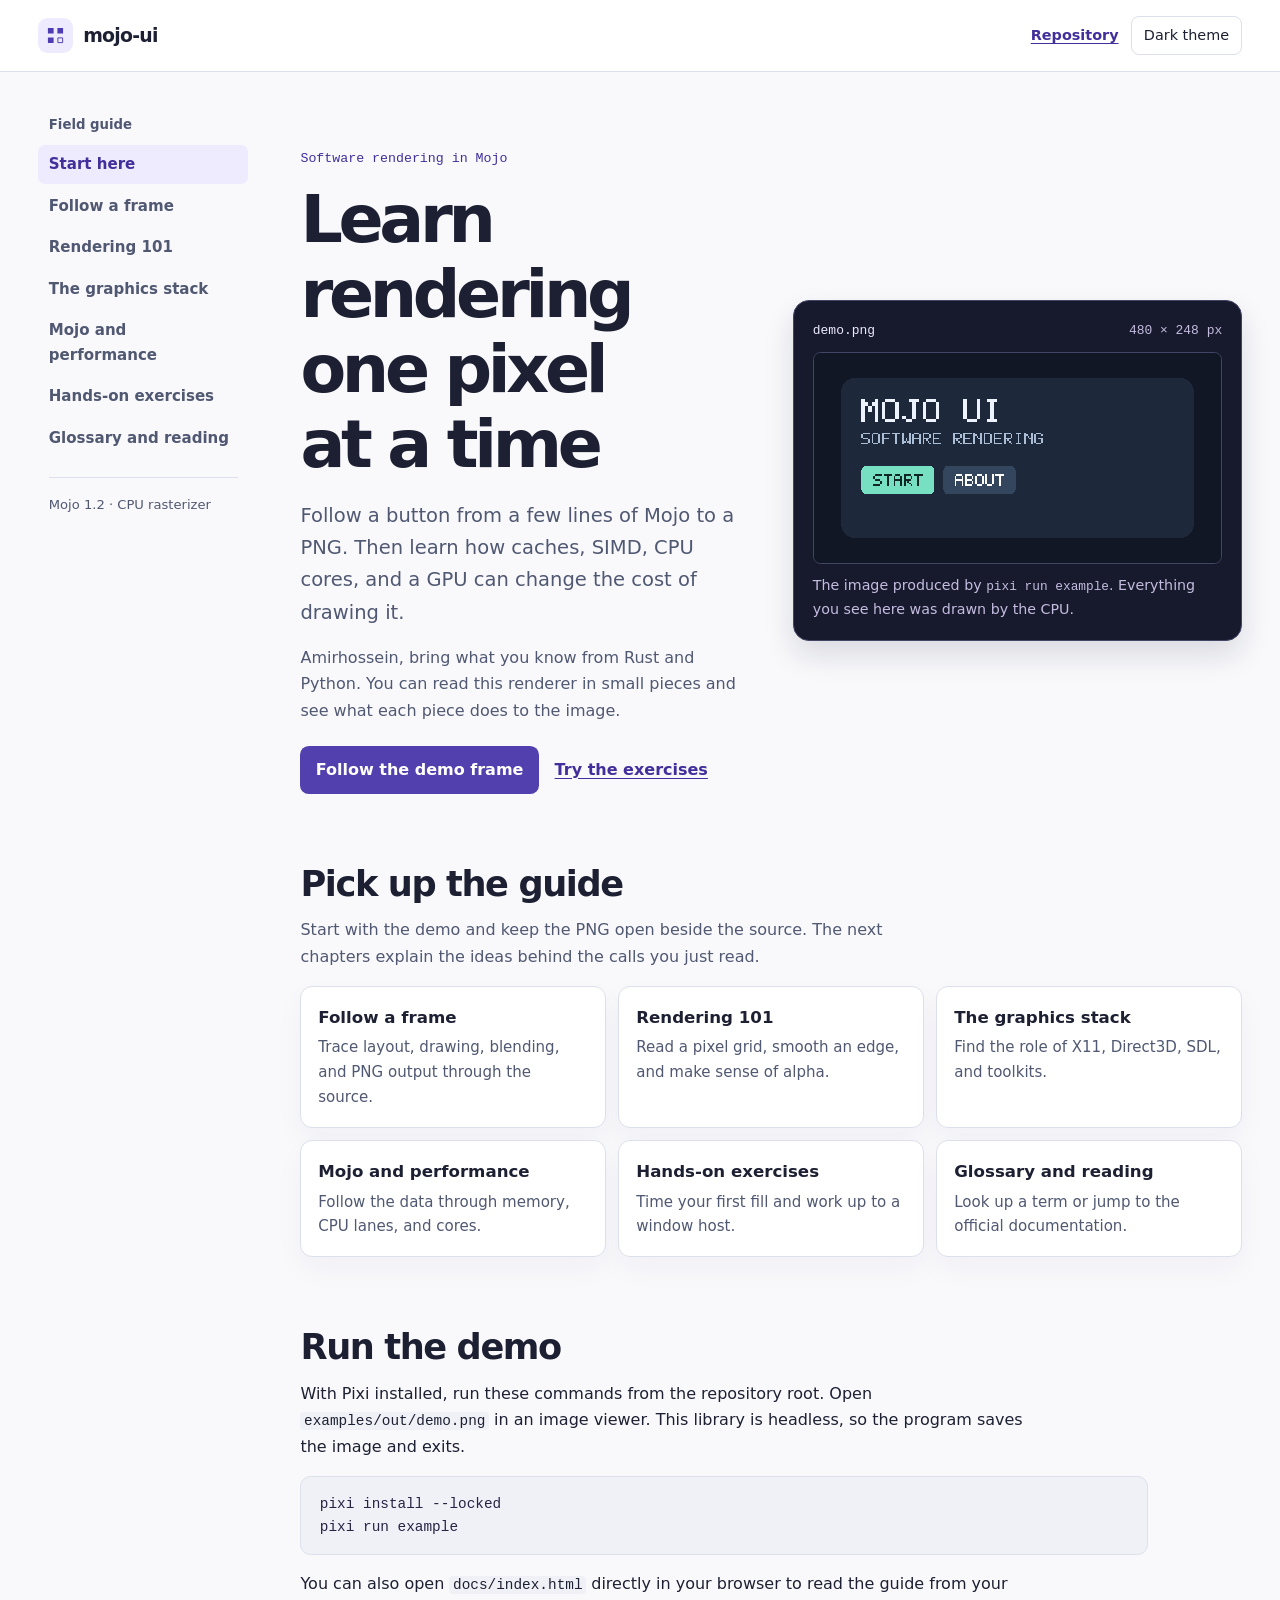
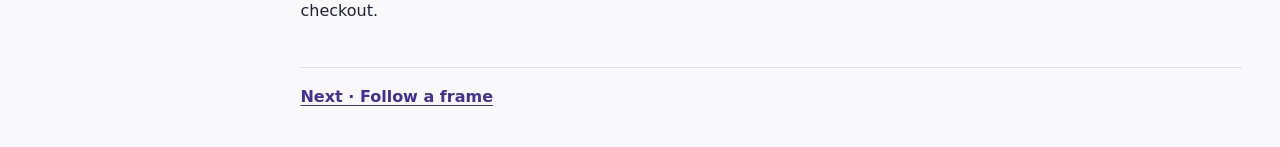
<file: docs/index.html>
<!doctype html>
<html lang="en">
<head>
  <meta charset="utf-8">
  <meta name="viewport" content="width=device-width, initial-scale=1">
  <meta name="description" content="Learn software rendering and low-level Mojo with the mojo-ui source code.">
  <title>Learn rendering one pixel at a time | mojo-ui field guide</title>
  <script src="theme.js"></script>
  <link rel="stylesheet" href="styles.css">
</head>
<body>
  <a class="skip" href="#main">Skip to content</a>
  <header class="topbar">
    <div class="topbar-inner">
      <a class="brand" href="index.html">
        <span class="brand-mark"><svg width="19" height="19" viewBox="0 0 20 20" aria-hidden="true" focusable="false"><path d="M2 2h6v6H2zm10 0h6v6h-6zM2 12h6v6H2z" fill="currentColor"/><path d="M12.5 12.5h5v5h-5z" fill="none" stroke="currentColor"/></svg></span>
        <span class="brand-name">mojo-ui</span>
      </a>
      <div class="header-actions">
        <a href="https://github.com/amirhosseindavoody/mojo-ui">Repository</a>
        <button class="theme" id="theme-toggle" type="button" hidden><span id="theme-choice">Dark</span><span class="theme-suffix"> theme</span></button>
      </div>
    </div>
  </header>
  <div class="shell">
    <nav class="sidebar" aria-label="Guide chapters">
      <p class="sidebar-title">Field guide</p>
      <ul class="chapter-nav">
        <li><a href="index.html" aria-current="page">Start here</a></li>
        <li><a href="architecture.html">Follow a frame</a></li>
        <li><a href="rendering.html">Rendering 101</a></li>
        <li><a href="graphics-stack.html">The graphics stack</a></li>
        <li><a href="performance.html">Mojo and performance</a></li>
        <li><a href="exercises.html">Hands-on exercises</a></li>
        <li><a href="reference.html">Glossary and reading</a></li>
      </ul>
      <p class="sidebar-note">Mojo 1.2 · CPU rasterizer</p>
    </nav>
    <main id="main" tabindex="-1" class="home">
      
      
      <div class="hero">
  <header>
    <p class="eyebrow">Software rendering in Mojo</p>
    <h1>Learn rendering one pixel at a time</h1>
    <p class="lead">Follow a button from a few lines of Mojo to a PNG. Then learn how caches, SIMD, CPU cores, and a GPU can change the cost of drawing it.</p>
    <p class="welcome">Amirhossein, bring what you know from Rust and Python. You can read this renderer in small pieces and see what each piece does to the image.</p>
    <div class="hero-actions">
      <a class="primary" href="architecture.html">Follow the demo frame</a>
      <a class="secondary" href="exercises.html">Try the exercises</a>
    </div>
  </header>
  <figure class="demo">
    <p class="demo-bar mono">demo.png <span>480 × 248 px</span></p>
    <img src="assets/demo.png" width="480" height="248" alt="Dark rounded panel with MOJO UI and SOFTWARE RENDERING above a divider and two buttons labeled START and ABOUT.">
    <figcaption>The image produced by <code>pixi run example</code>. Everything you see here was drawn by the CPU.</figcaption>
  </figure>
</div>
<section class="home-section" aria-labelledby="route">
  <div class="section-head">
    <h2 id="route">Pick up the guide</h2>
    <p>Start with the demo and keep the PNG open beside the source. The next chapters explain the ideas behind the calls you just read.</p>
  </div>
  <ul class="cards">
    <li><a href="architecture.html"><strong>Follow a frame</strong><span>Trace layout, drawing, blending, and PNG output through the source.</span></a></li>
    <li><a href="rendering.html"><strong>Rendering 101</strong><span>Read a pixel grid, smooth an edge, and make sense of alpha.</span></a></li>
    <li><a href="graphics-stack.html"><strong>The graphics stack</strong><span>Find the role of X11, Direct3D, SDL, and toolkits.</span></a></li>
    <li><a href="performance.html"><strong>Mojo and performance</strong><span>Follow the data through memory, CPU lanes, and cores.</span></a></li>
    <li><a href="exercises.html"><strong>Hands-on exercises</strong><span>Time your first fill and work up to a window host.</span></a></li>
    <li><a href="reference.html"><strong>Glossary and reading</strong><span>Look up a term or jump to the official documentation.</span></a></li>
  </ul>
</section>
<section class="home-section lesson" aria-labelledby="run-demo">
  <h2 id="run-demo">Run the demo</h2>
  <p>With Pixi installed, run these commands from the repository root. Open <code>examples/out/demo.png</code> in an image viewer. This library is headless, so the program saves the image and exits.</p>
  <pre class="commands" tabindex="0"><code>pixi install --locked
pixi run example</code></pre>
  <p>You can also open <code>docs/index.html</code> directly in your browser to read the guide from your checkout.</p>
</section>

      <footer class="lesson-footer"><a rel="next" href="architecture.html">Next · Follow a frame</a></footer>
    </main>
  </div>
</body>
</html>
</file>
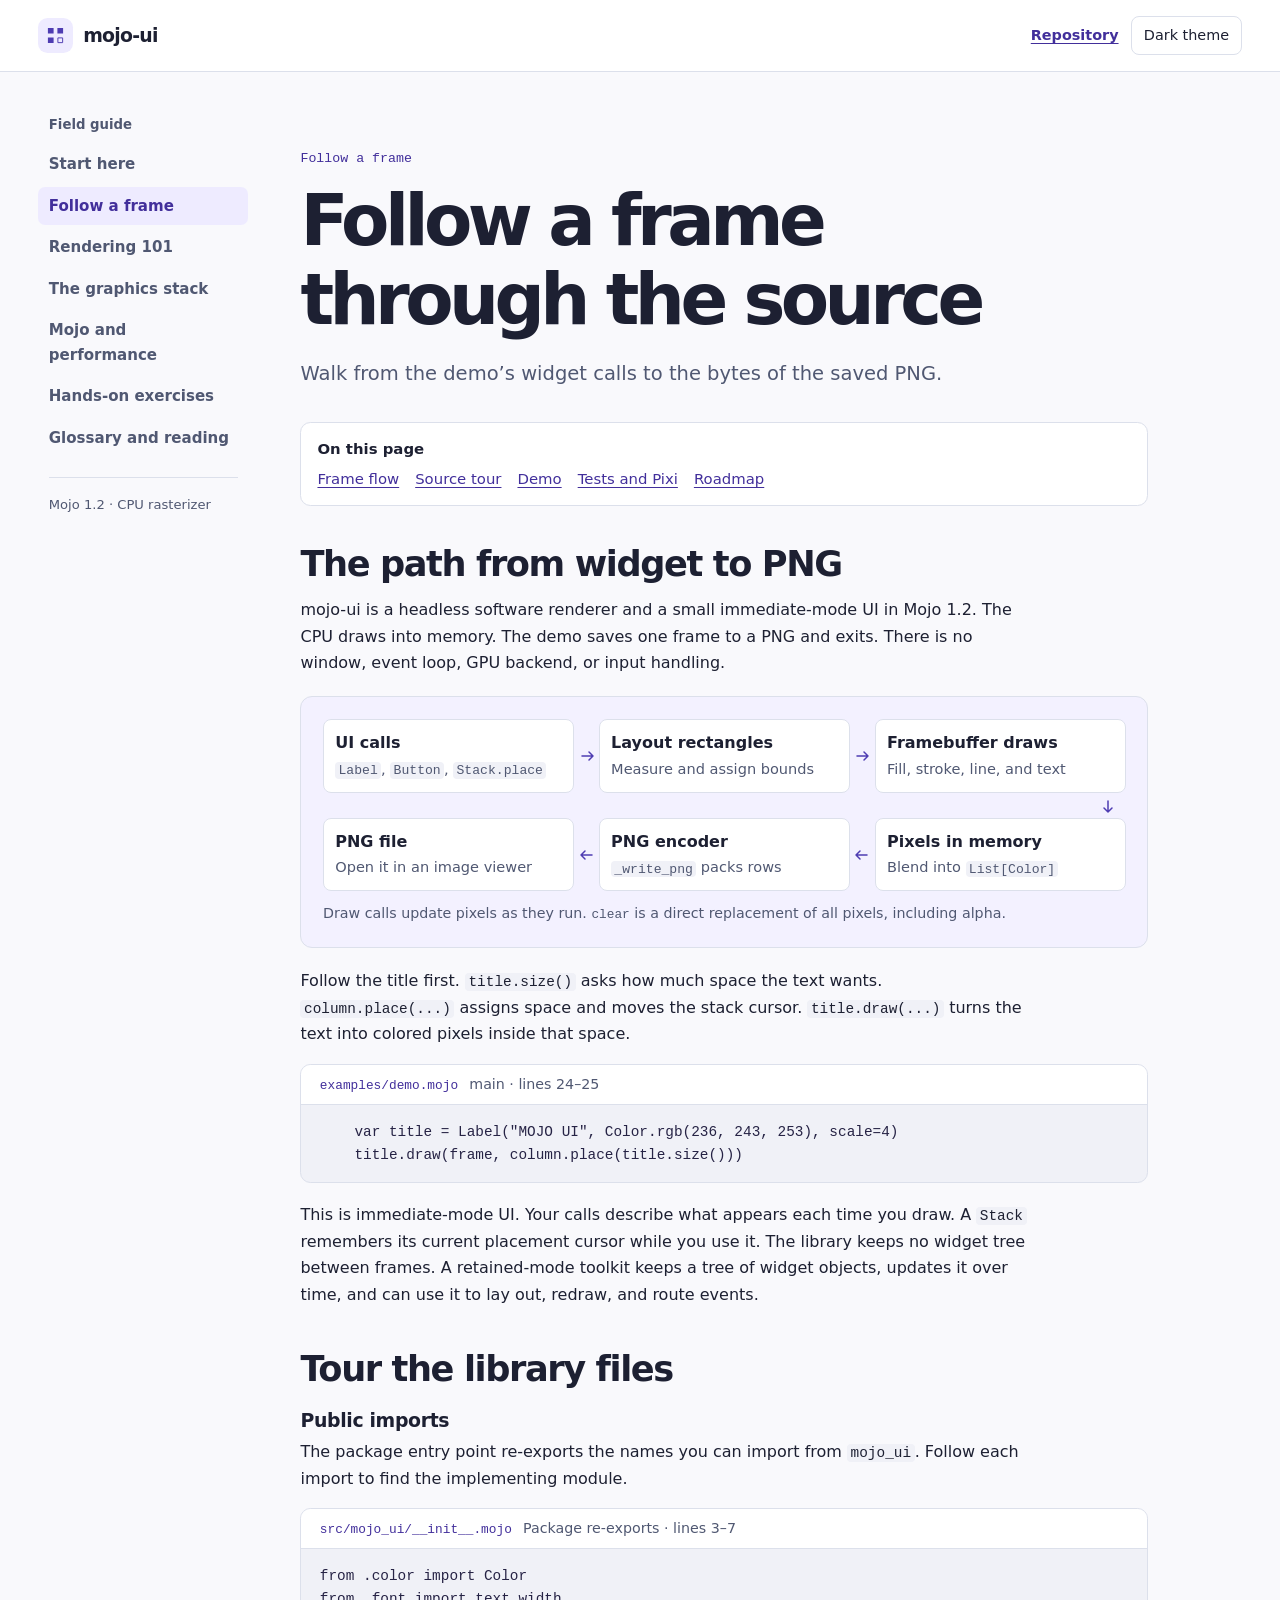
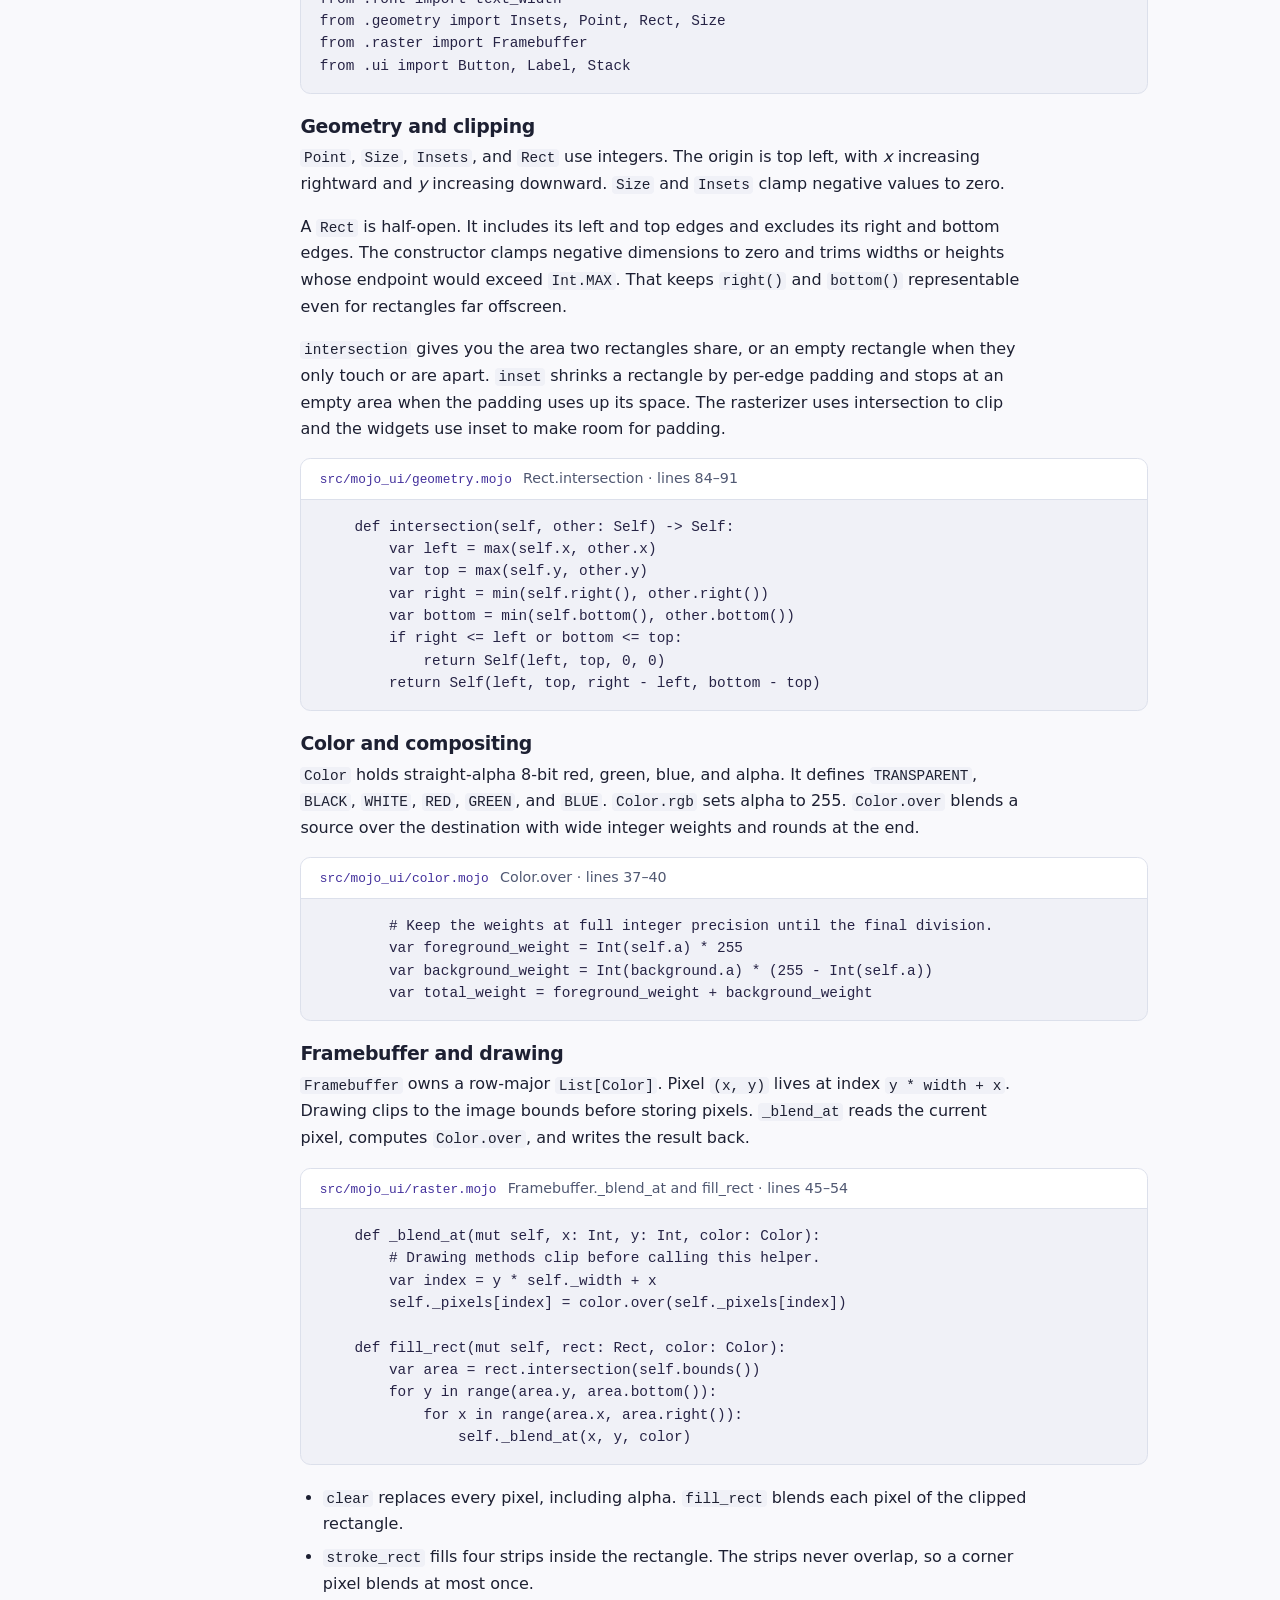
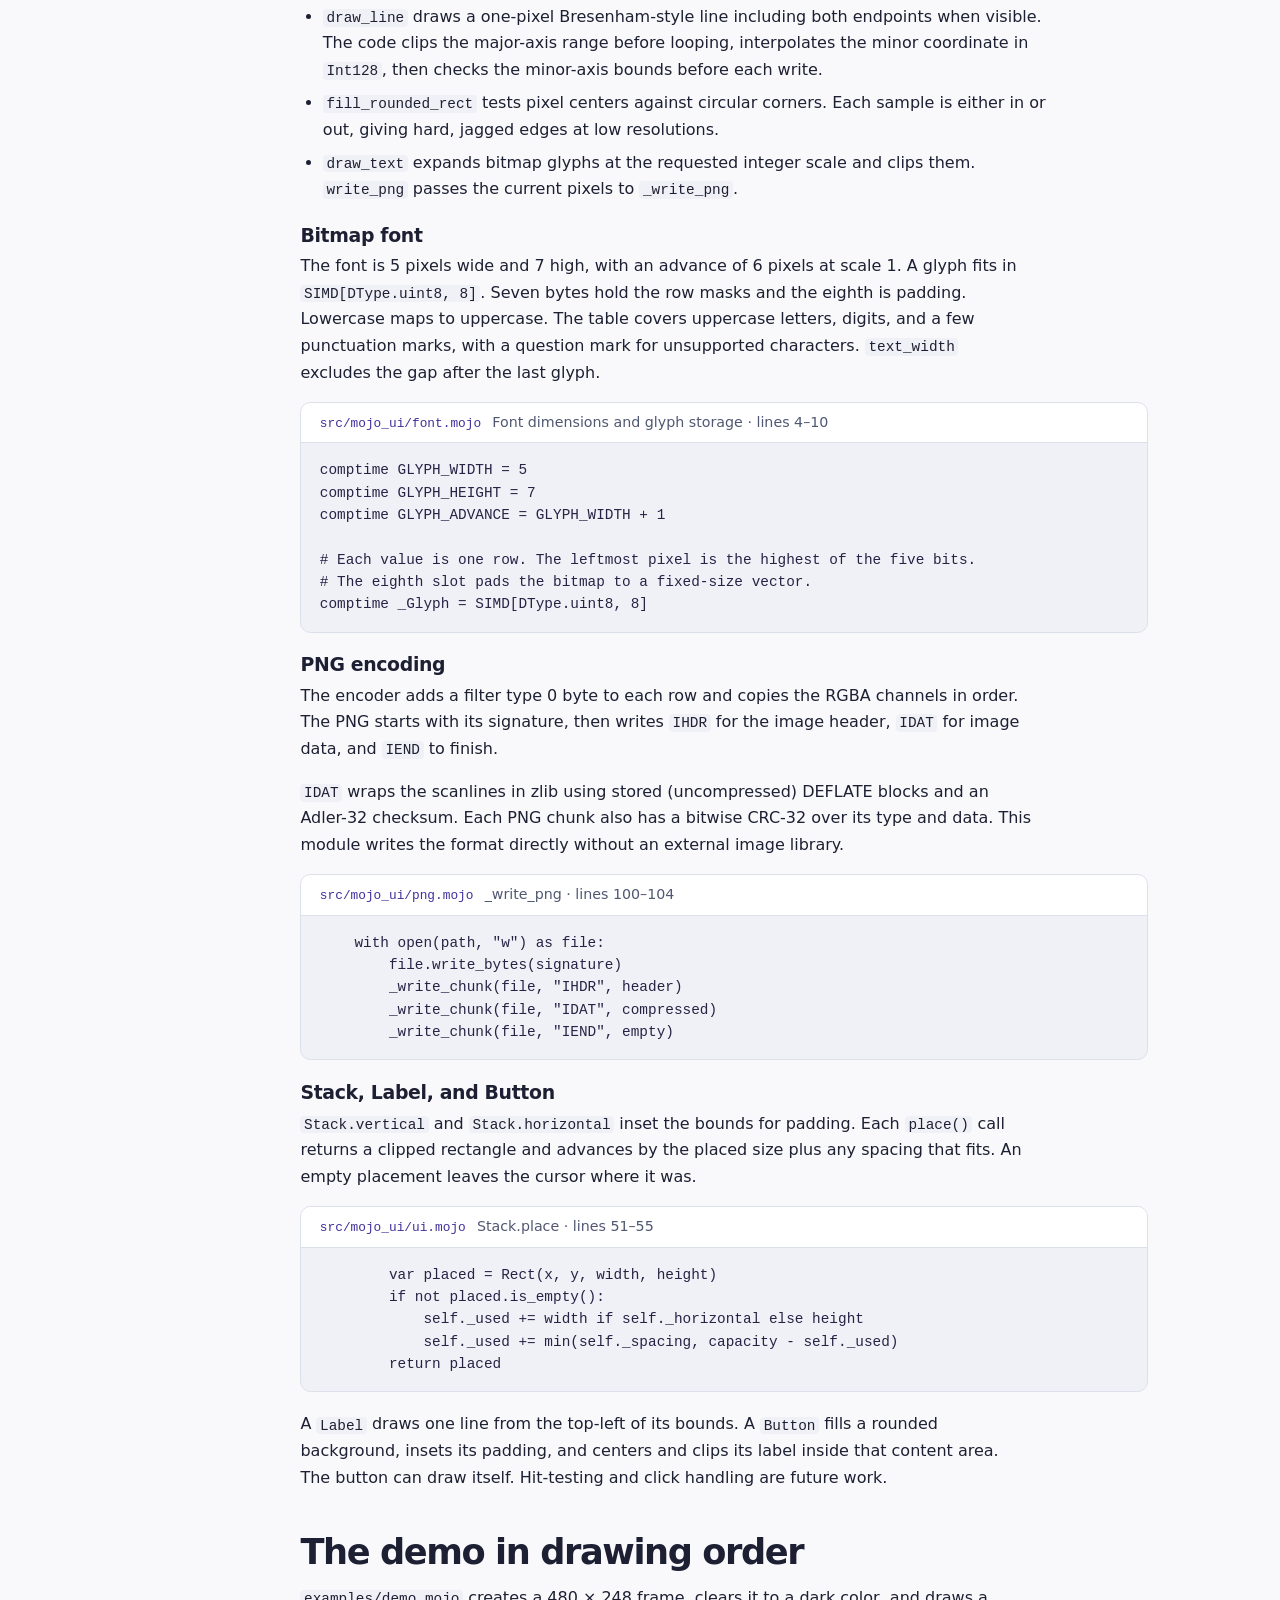
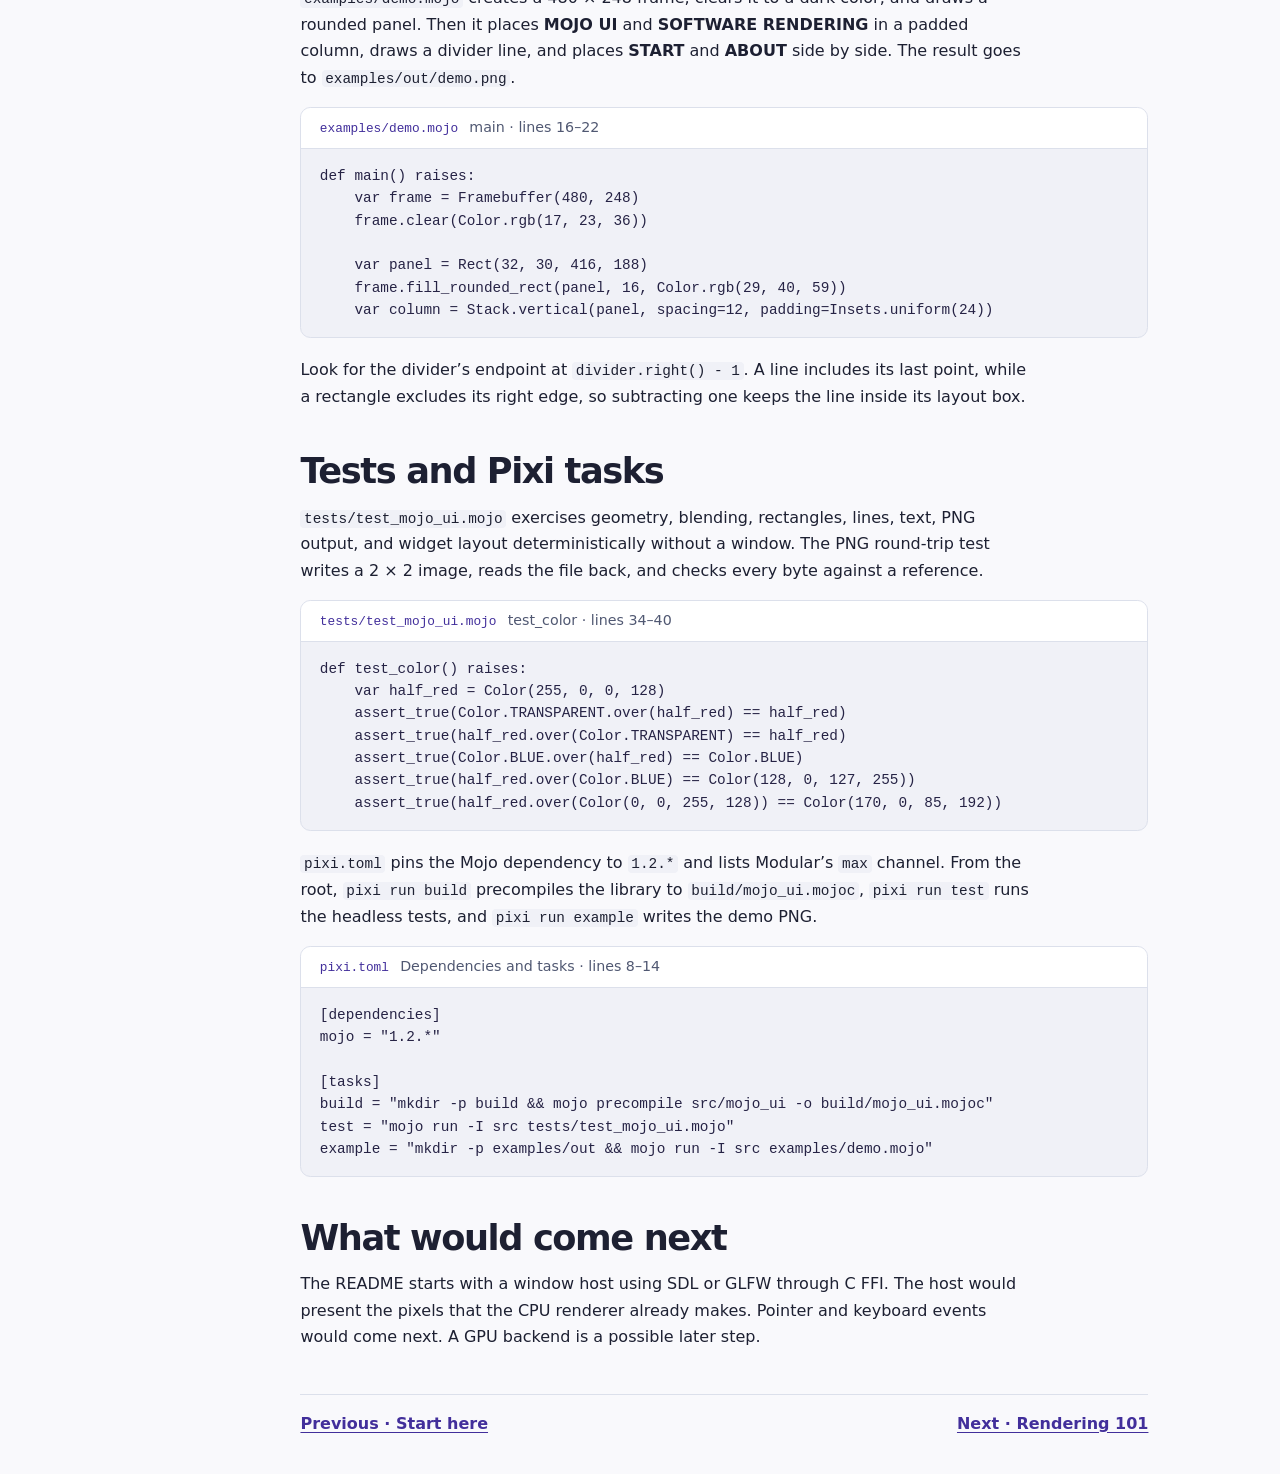
<file: docs/architecture.html>
<!doctype html>
<html lang="en">
<head>
  <meta charset="utf-8">
  <meta name="viewport" content="width=device-width, initial-scale=1">
  <meta name="description" content="Walk from the demo’s widget calls to the bytes of the saved PNG.">
  <title>Follow a frame through the source | mojo-ui field guide</title>
  <script src="theme.js"></script>
  <link rel="stylesheet" href="styles.css">
</head>
<body>
  <a class="skip" href="#main">Skip to content</a>
  <header class="topbar">
    <div class="topbar-inner">
      <a class="brand" href="index.html">
        <span class="brand-mark"><svg width="19" height="19" viewBox="0 0 20 20" aria-hidden="true" focusable="false"><path d="M2 2h6v6H2zm10 0h6v6h-6zM2 12h6v6H2z" fill="currentColor"/><path d="M12.5 12.5h5v5h-5z" fill="none" stroke="currentColor"/></svg></span>
        <span class="brand-name">mojo-ui</span>
      </a>
      <div class="header-actions">
        <a href="https://github.com/amirhosseindavoody/mojo-ui">Repository</a>
        <button class="theme" id="theme-toggle" type="button" hidden><span id="theme-choice">Dark</span><span class="theme-suffix"> theme</span></button>
      </div>
    </div>
  </header>
  <div class="shell">
    <nav class="sidebar" aria-label="Guide chapters">
      <p class="sidebar-title">Field guide</p>
      <ul class="chapter-nav">
        <li><a href="index.html">Start here</a></li>
        <li><a href="architecture.html" aria-current="page">Follow a frame</a></li>
        <li><a href="rendering.html">Rendering 101</a></li>
        <li><a href="graphics-stack.html">The graphics stack</a></li>
        <li><a href="performance.html">Mojo and performance</a></li>
        <li><a href="exercises.html">Hands-on exercises</a></li>
        <li><a href="reference.html">Glossary and reading</a></li>
      </ul>
      <p class="sidebar-note">Mojo 1.2 · CPU rasterizer</p>
    </nav>
    <main id="main" tabindex="-1" class="lesson">
      <header class="lesson-header"><p class="eyebrow">Follow a frame</p><h1>Follow a frame through the source</h1><p class="lead">Walk from the demo’s widget calls to the bytes of the saved PNG.</p></header>
      <nav class="local-nav" aria-label="On this page"><p>On this page</p><ul><li><a href="#frame">Frame flow</a></li><li><a href="#modules">Source tour</a></li><li><a href="#demo">Demo</a></li><li><a href="#tests">Tests and Pixi</a></li><li><a href="#roadmap">Roadmap</a></li></ul></nav>
      <section id="frame">
  <h2>The path from widget to PNG</h2>
  <p>mojo-ui is a headless software renderer and a small immediate-mode UI in Mojo 1.2. The CPU draws into memory. The demo saves one frame to a PNG and exits. There is no window, event loop, GPU backend, or input handling.</p>
  <figure class="diagram">
    <ol class="flow-grid">
      <li><strong>UI calls</strong><span><code>Label</code>, <code>Button</code>, <code>Stack.place</code></span><svg width="16" height="16" viewBox="0 0 16 16" aria-hidden="true" focusable="false"><path d="M2 8h11m-4-4 4 4-4 4" fill="none" stroke="currentColor" stroke-width="1.5" stroke-linecap="round" stroke-linejoin="round"/></svg></li>
      <li><strong>Layout rectangles</strong><span>Measure and assign bounds</span><svg width="16" height="16" viewBox="0 0 16 16" aria-hidden="true" focusable="false"><path d="M2 8h11m-4-4 4 4-4 4" fill="none" stroke="currentColor" stroke-width="1.5" stroke-linecap="round" stroke-linejoin="round"/></svg></li>
      <li><strong>Framebuffer draws</strong><span>Fill, stroke, line, and text</span><svg width="16" height="16" viewBox="0 0 16 16" aria-hidden="true" focusable="false"><path d="M2 8h11m-4-4 4 4-4 4" fill="none" stroke="currentColor" stroke-width="1.5" stroke-linecap="round" stroke-linejoin="round"/></svg></li>
      <li><strong>Pixels in memory</strong><span>Blend into <code>List[Color]</code></span><svg width="16" height="16" viewBox="0 0 16 16" aria-hidden="true" focusable="false"><path d="M2 8h11m-4-4 4 4-4 4" fill="none" stroke="currentColor" stroke-width="1.5" stroke-linecap="round" stroke-linejoin="round"/></svg></li>
      <li><strong>PNG encoder</strong><span><code>_write_png</code> packs rows</span><svg width="16" height="16" viewBox="0 0 16 16" aria-hidden="true" focusable="false"><path d="M2 8h11m-4-4 4 4-4 4" fill="none" stroke="currentColor" stroke-width="1.5" stroke-linecap="round" stroke-linejoin="round"/></svg></li>
      <li><strong>PNG file</strong><span>Open it in an image viewer</span></li>
    </ol>
    <figcaption>Draw calls update pixels as they run. <code>clear</code> is a direct replacement of all pixels, including alpha.</figcaption>
  </figure>
  <p>Follow the title first. <code>title.size()</code> asks how much space the text wants. <code>column.place(...)</code> assigns space and moves the stack cursor. <code>title.draw(...)</code> turns the text into colored pixels inside that space.</p>
<figure class="source"><figcaption><code>examples/demo.mojo</code><span>main · lines 24–25</span></figcaption><pre tabindex="0"><code data-source="examples/demo.mojo" data-lines="24-25">    var title = Label("MOJO UI", Color.rgb(236, 243, 253), scale=4)
    title.draw(frame, column.place(title.size()))
</code></pre></figure>
  <p>This is immediate-mode UI. Your calls describe what appears each time you draw. A <code>Stack</code> remembers its current placement cursor while you use it. The library keeps no widget tree between frames. A retained-mode toolkit keeps a tree of widget objects, updates it over time, and can use it to lay out, redraw, and route events.</p>
</section>
<section id="modules">
  <h2>Tour the library files</h2>
  <h3 id="exports">Public imports</h3>
  <p>The package entry point re-exports the names you can import from <code>mojo_ui</code>. Follow each import to find the implementing module.</p>
<figure class="source"><figcaption><code>src/mojo_ui/__init__.mojo</code><span>Package re-exports · lines 3–7</span></figcaption><pre tabindex="0"><code data-source="src/mojo_ui/__init__.mojo" data-lines="3-7">from .color import Color
from .font import text_width
from .geometry import Insets, Point, Rect, Size
from .raster import Framebuffer
from .ui import Button, Label, Stack
</code></pre></figure>

  <h3 id="geometry">Geometry and clipping</h3>
  <p><code>Point</code>, <code>Size</code>, <code>Insets</code>, and <code>Rect</code> use integers. The origin is top left, with <var>x</var> increasing rightward and <var>y</var> increasing downward. <code>Size</code> and <code>Insets</code> clamp negative values to zero.</p>
  <p>A <code>Rect</code> is half-open. It includes its left and top edges and excludes its right and bottom edges. The constructor clamps negative dimensions to zero and trims widths or heights whose endpoint would exceed <code>Int.MAX</code>. That keeps <code>right()</code> and <code>bottom()</code> representable even for rectangles far offscreen.</p>
  <p><code>intersection</code> gives you the area two rectangles share, or an empty rectangle when they only touch or are apart. <code>inset</code> shrinks a rectangle by per-edge padding and stops at an empty area when the padding uses up its space. The rasterizer uses intersection to clip and the widgets use inset to make room for padding.</p>
<figure class="source"><figcaption><code>src/mojo_ui/geometry.mojo</code><span>Rect.intersection · lines 84–91</span></figcaption><pre tabindex="0"><code data-source="src/mojo_ui/geometry.mojo" data-lines="84-91">    def intersection(self, other: Self) -&gt; Self:
        var left = max(self.x, other.x)
        var top = max(self.y, other.y)
        var right = min(self.right(), other.right())
        var bottom = min(self.bottom(), other.bottom())
        if right &lt;= left or bottom &lt;= top:
            return Self(left, top, 0, 0)
        return Self(left, top, right - left, bottom - top)
</code></pre></figure>

  <h3 id="color">Color and compositing</h3>
  <p><code>Color</code> holds straight-alpha 8-bit red, green, blue, and alpha. It defines <code>TRANSPARENT</code>, <code>BLACK</code>, <code>WHITE</code>, <code>RED</code>, <code>GREEN</code>, and <code>BLUE</code>. <code>Color.rgb</code> sets alpha to 255. <code>Color.over</code> blends a source over the destination with wide integer weights and rounds at the end.</p>
<figure class="source"><figcaption><code>src/mojo_ui/color.mojo</code><span>Color.over · lines 37–40</span></figcaption><pre tabindex="0"><code data-source="src/mojo_ui/color.mojo" data-lines="37-40">        # Keep the weights at full integer precision until the final division.
        var foreground_weight = Int(self.a) * 255
        var background_weight = Int(background.a) * (255 - Int(self.a))
        var total_weight = foreground_weight + background_weight
</code></pre></figure>

  <h3 id="framebuffer">Framebuffer and drawing</h3>
  <p><code>Framebuffer</code> owns a row-major <code>List[Color]</code>. Pixel <code>(x, y)</code> lives at index <code>y * width + x</code>. Drawing clips to the image bounds before storing pixels. <code>_blend_at</code> reads the current pixel, computes <code>Color.over</code>, and writes the result back.</p>
<figure class="source"><figcaption><code>src/mojo_ui/raster.mojo</code><span>Framebuffer._blend_at and fill_rect · lines 45–54</span></figcaption><pre tabindex="0"><code data-source="src/mojo_ui/raster.mojo" data-lines="45-54">    def _blend_at(mut self, x: Int, y: Int, color: Color):
        # Drawing methods clip before calling this helper.
        var index = y * self._width + x
        self._pixels[index] = color.over(self._pixels[index])

    def fill_rect(mut self, rect: Rect, color: Color):
        var area = rect.intersection(self.bounds())
        for y in range(area.y, area.bottom()):
            for x in range(area.x, area.right()):
                self._blend_at(x, y, color)
</code></pre></figure>
  <ul>
    <li><code>clear</code> replaces every pixel, including alpha. <code>fill_rect</code> blends each pixel of the clipped rectangle.</li>
    <li><code>stroke_rect</code> fills four strips inside the rectangle. The strips never overlap, so a corner pixel blends at most once.</li>
    <li><code>draw_line</code> draws a one-pixel Bresenham-style line including both endpoints when visible. The code clips the major-axis range before looping, interpolates the minor coordinate in <code>Int128</code>, then checks the minor-axis bounds before each write.</li>
    <li><code>fill_rounded_rect</code> tests pixel centers against circular corners. Each sample is either in or out, giving hard, jagged edges at low resolutions.</li>
    <li><code>draw_text</code> expands bitmap glyphs at the requested integer scale and clips them. <code>write_png</code> passes the current pixels to <code>_write_png</code>.</li>
  </ul>

  <h3 id="font">Bitmap font</h3>
  <p>The font is 5 pixels wide and 7 high, with an advance of 6 pixels at scale 1. A glyph fits in <code>SIMD[DType.uint8, 8]</code>. Seven bytes hold the row masks and the eighth is padding. Lowercase maps to uppercase. The table covers uppercase letters, digits, and a few punctuation marks, with a question mark for unsupported characters. <code>text_width</code> excludes the gap after the last glyph.</p>
<figure class="source"><figcaption><code>src/mojo_ui/font.mojo</code><span>Font dimensions and glyph storage · lines 4–10</span></figcaption><pre tabindex="0"><code data-source="src/mojo_ui/font.mojo" data-lines="4-10">comptime GLYPH_WIDTH = 5
comptime GLYPH_HEIGHT = 7
comptime GLYPH_ADVANCE = GLYPH_WIDTH + 1

# Each value is one row. The leftmost pixel is the highest of the five bits.
# The eighth slot pads the bitmap to a fixed-size vector.
comptime _Glyph = SIMD[DType.uint8, 8]
</code></pre></figure>

  <h3 id="png">PNG encoding</h3>
  <p>The encoder adds a filter type 0 byte to each row and copies the RGBA channels in order. The PNG starts with its signature, then writes <code>IHDR</code> for the image header, <code>IDAT</code> for image data, and <code>IEND</code> to finish.</p>
  <p><code>IDAT</code> wraps the scanlines in zlib using stored (uncompressed) DEFLATE blocks and an Adler-32 checksum. Each PNG chunk also has a bitwise CRC-32 over its type and data. This module writes the format directly without an external image library.</p>
<figure class="source"><figcaption><code>src/mojo_ui/png.mojo</code><span>_write_png · lines 100–104</span></figcaption><pre tabindex="0"><code data-source="src/mojo_ui/png.mojo" data-lines="100-104">    with open(path, "w") as file:
        file.write_bytes(signature)
        _write_chunk(file, "IHDR", header)
        _write_chunk(file, "IDAT", compressed)
        _write_chunk(file, "IEND", empty)
</code></pre></figure>

  <h3 id="widgets">Stack, Label, and Button</h3>
  <p><code>Stack.vertical</code> and <code>Stack.horizontal</code> inset the bounds for padding. Each <code>place()</code> call returns a clipped rectangle and advances by the placed size plus any spacing that fits. An empty placement leaves the cursor where it was.</p>
<figure class="source"><figcaption><code>src/mojo_ui/ui.mojo</code><span>Stack.place · lines 51–55</span></figcaption><pre tabindex="0"><code data-source="src/mojo_ui/ui.mojo" data-lines="51-55">        var placed = Rect(x, y, width, height)
        if not placed.is_empty():
            self._used += width if self._horizontal else height
            self._used += min(self._spacing, capacity - self._used)
        return placed
</code></pre></figure>
  <p>A <code>Label</code> draws one line from the top-left of its bounds. A <code>Button</code> fills a rounded background, insets its padding, and centers and clips its label inside that content area. The button can draw itself. Hit-testing and click handling are future work.</p>
</section>
<section id="demo">
  <h2>The demo in drawing order</h2>
  <p><code>examples/demo.mojo</code> creates a 480 × 248 frame, clears it to a dark color, and draws a rounded panel. Then it places <strong>MOJO UI</strong> and <strong>SOFTWARE RENDERING</strong> in a padded column, draws a divider line, and places <strong>START</strong> and <strong>ABOUT</strong> side by side. The result goes to <code>examples/out/demo.png</code>.</p>
<figure class="source"><figcaption><code>examples/demo.mojo</code><span>main · lines 16–22</span></figcaption><pre tabindex="0"><code data-source="examples/demo.mojo" data-lines="16-22">def main() raises:
    var frame = Framebuffer(480, 248)
    frame.clear(Color.rgb(17, 23, 36))

    var panel = Rect(32, 30, 416, 188)
    frame.fill_rounded_rect(panel, 16, Color.rgb(29, 40, 59))
    var column = Stack.vertical(panel, spacing=12, padding=Insets.uniform(24))
</code></pre></figure>
  <p>Look for the divider’s endpoint at <code>divider.right() - 1</code>. A line includes its last point, while a rectangle excludes its right edge, so subtracting one keeps the line inside its layout box.</p>
</section>
<section id="tests">
  <h2>Tests and Pixi tasks</h2>
  <p><code>tests/test_mojo_ui.mojo</code> exercises geometry, blending, rectangles, lines, text, PNG output, and widget layout deterministically without a window. The PNG round-trip test writes a 2 × 2 image, reads the file back, and checks every byte against a reference.</p>
<figure class="source"><figcaption><code>tests/test_mojo_ui.mojo</code><span>test_color · lines 34–40</span></figcaption><pre tabindex="0"><code data-source="tests/test_mojo_ui.mojo" data-lines="34-40">def test_color() raises:
    var half_red = Color(255, 0, 0, 128)
    assert_true(Color.TRANSPARENT.over(half_red) == half_red)
    assert_true(half_red.over(Color.TRANSPARENT) == half_red)
    assert_true(Color.BLUE.over(half_red) == Color.BLUE)
    assert_true(half_red.over(Color.BLUE) == Color(128, 0, 127, 255))
    assert_true(half_red.over(Color(0, 0, 255, 128)) == Color(170, 0, 85, 192))
</code></pre></figure>
  <p><code>pixi.toml</code> pins the Mojo dependency to <code>1.2.*</code> and lists Modular’s <code>max</code> channel. From the root, <code>pixi run build</code> precompiles the library to <code>build/mojo_ui.mojoc</code>, <code>pixi run test</code> runs the headless tests, and <code>pixi run example</code> writes the demo PNG.</p>
<figure class="source"><figcaption><code>pixi.toml</code><span>Dependencies and tasks · lines 8–14</span></figcaption><pre tabindex="0"><code data-source="pixi.toml" data-lines="8-14">[dependencies]
mojo = "1.2.*"

[tasks]
build = "mkdir -p build &amp;&amp; mojo precompile src/mojo_ui -o build/mojo_ui.mojoc"
test = "mojo run -I src tests/test_mojo_ui.mojo"
example = "mkdir -p examples/out &amp;&amp; mojo run -I src examples/demo.mojo"
</code></pre></figure>
</section>
<section id="roadmap">
  <h2>What would come next</h2>
  <p>The README starts with a window host using SDL or GLFW through C FFI. The host would present the pixels that the CPU renderer already makes. Pointer and keyboard events would come next. A GPU backend is a possible later step.</p>
</section>

      <footer class="lesson-footer"><a rel="prev" href="index.html">Previous · Start here</a><a rel="next" href="rendering.html">Next · Rendering 101</a></footer>
    </main>
  </div>
</body>
</html>
</file>
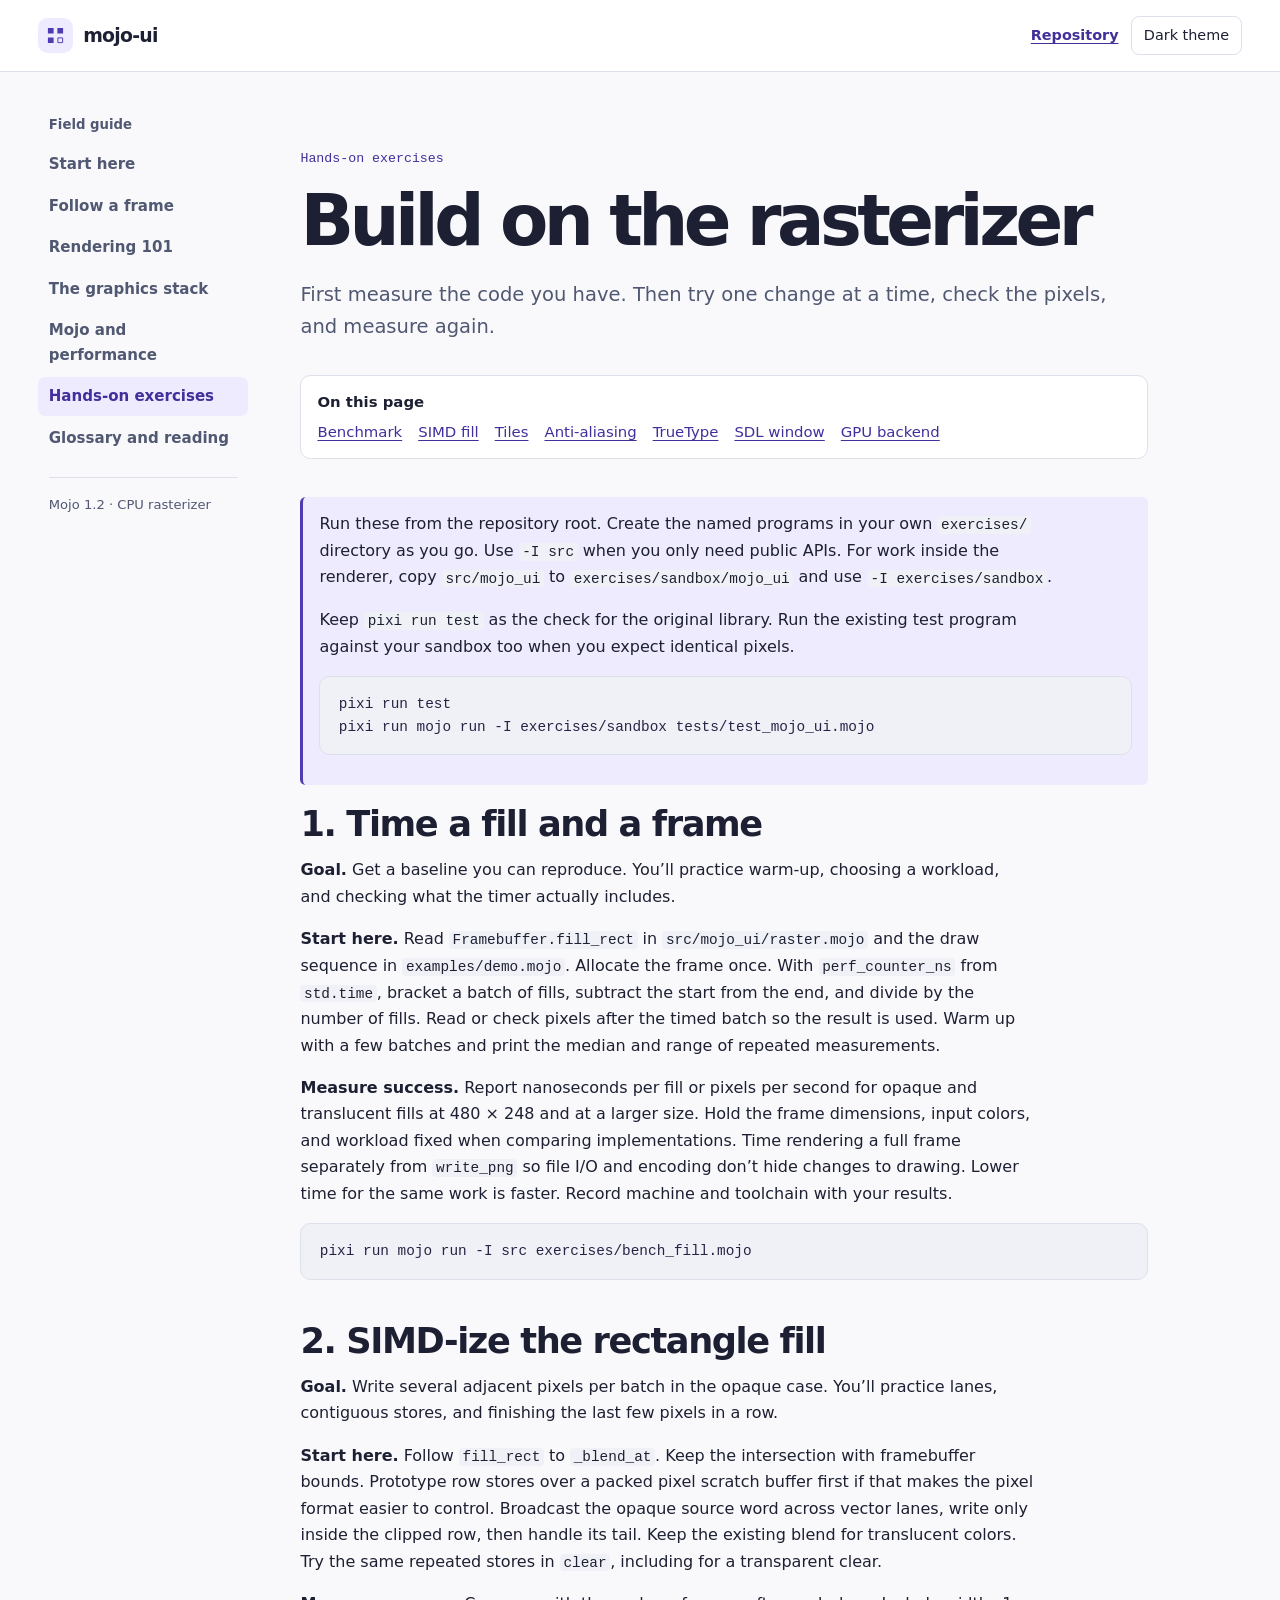
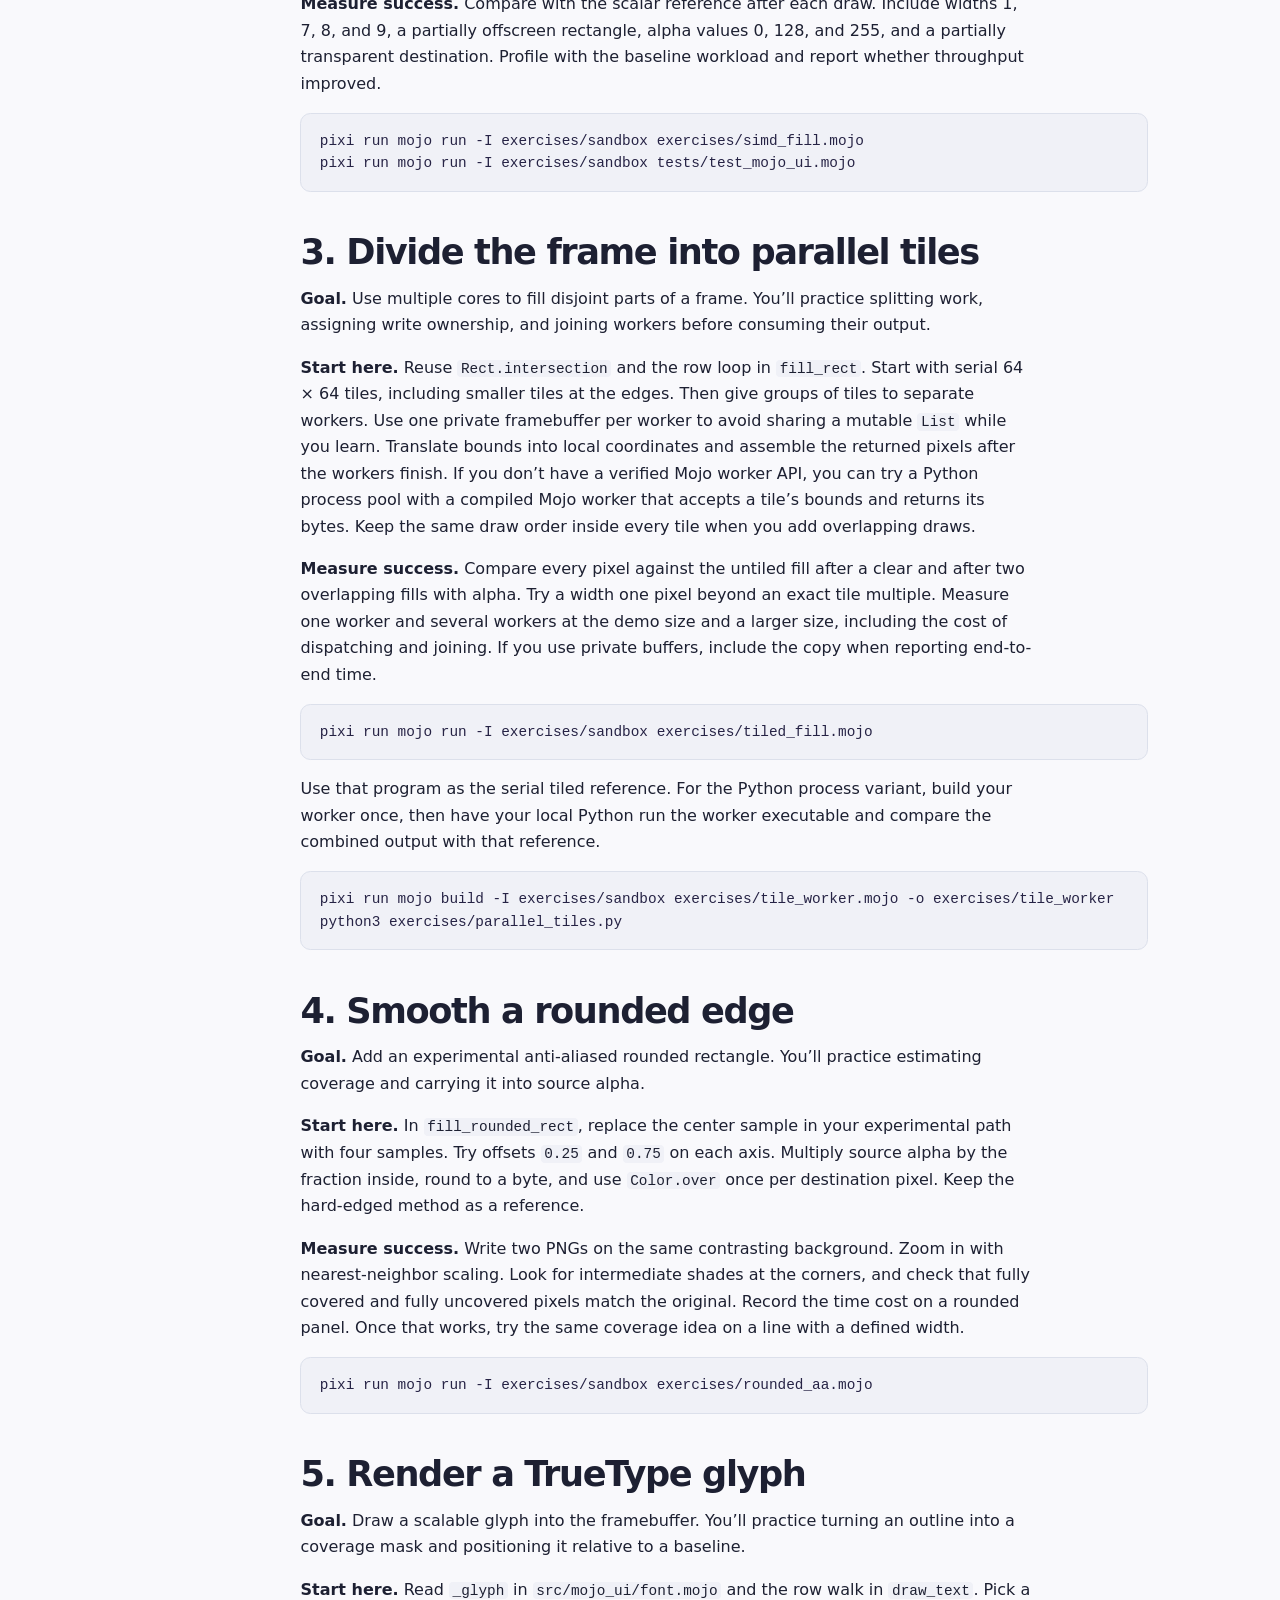
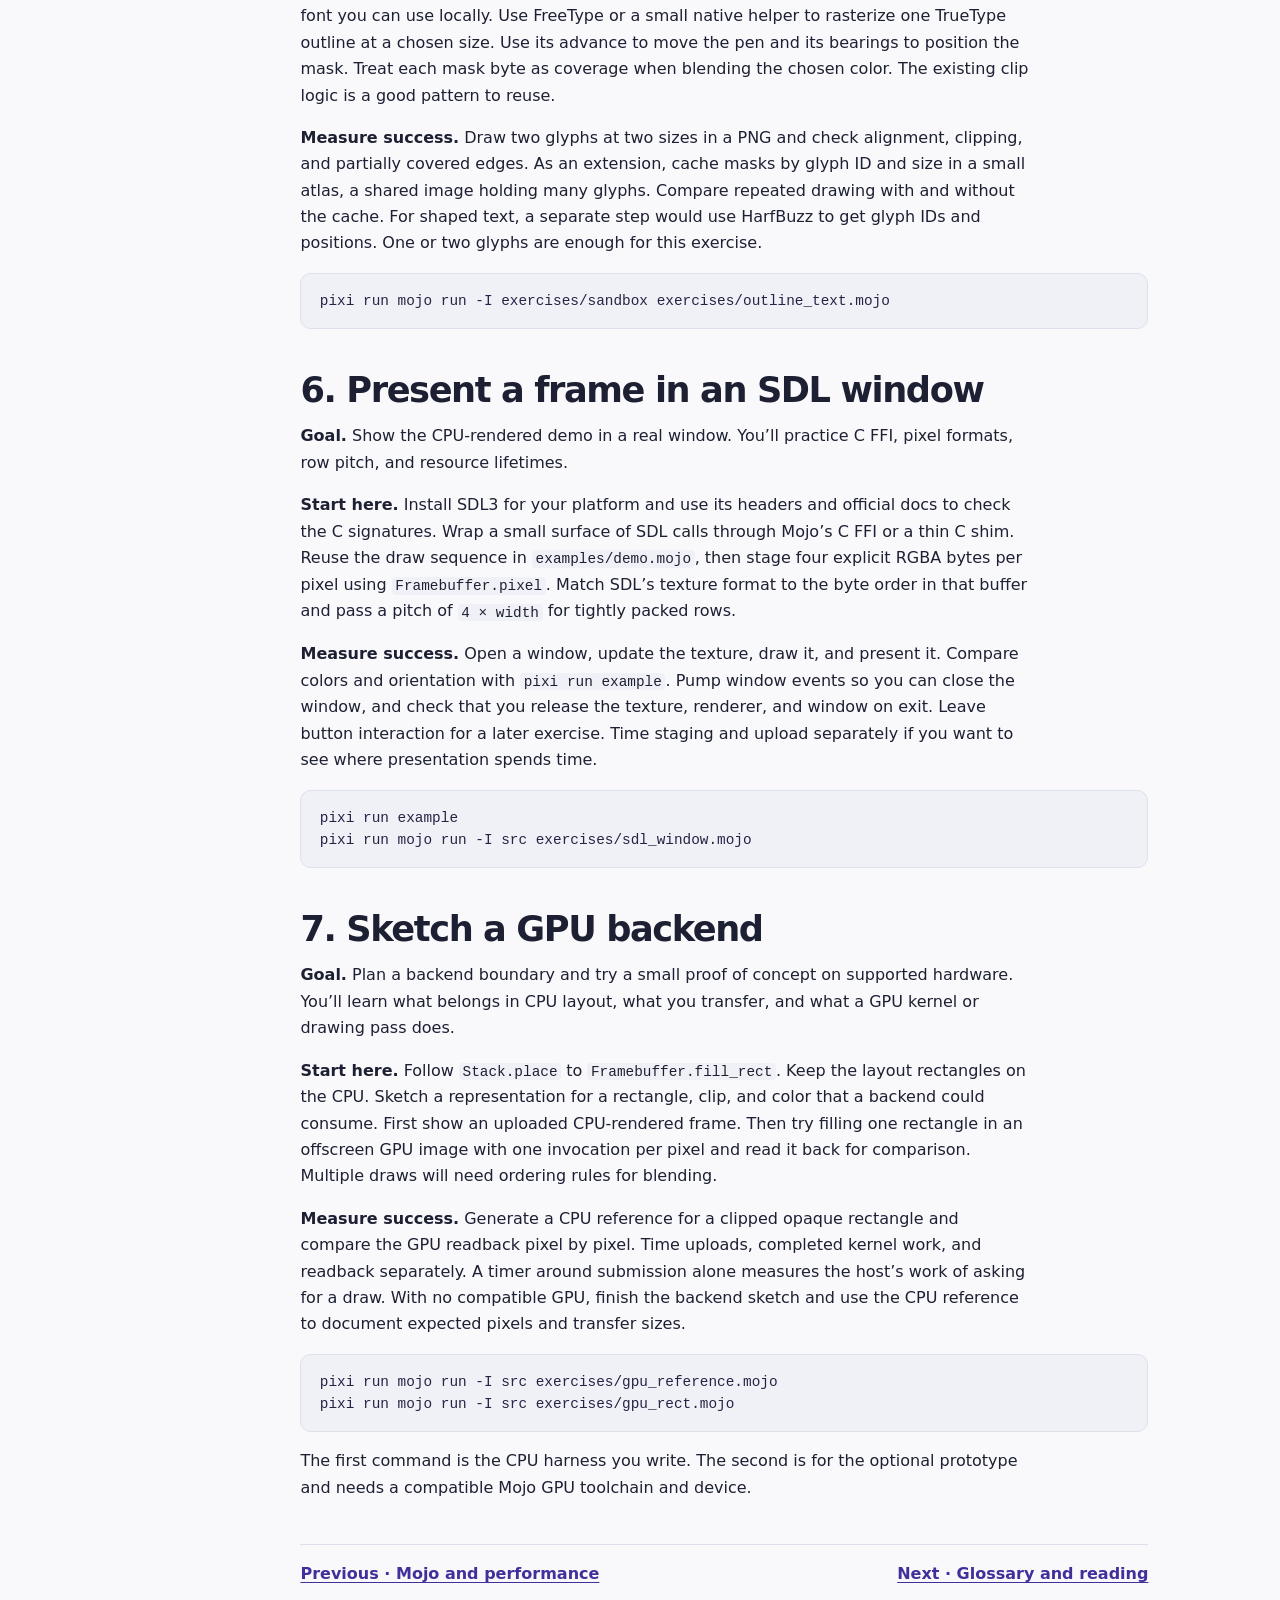
<file: docs/exercises.html>
<!doctype html>
<html lang="en">
<head>
  <meta charset="utf-8">
  <meta name="viewport" content="width=device-width, initial-scale=1">
  <meta name="description" content="First measure the code you have. Then try one change at a time, check the pixels, and measure again.">
  <title>Build on the rasterizer | mojo-ui field guide</title>
  <script src="theme.js"></script>
  <link rel="stylesheet" href="styles.css">
</head>
<body>
  <a class="skip" href="#main">Skip to content</a>
  <header class="topbar">
    <div class="topbar-inner">
      <a class="brand" href="index.html">
        <span class="brand-mark"><svg width="19" height="19" viewBox="0 0 20 20" aria-hidden="true" focusable="false"><path d="M2 2h6v6H2zm10 0h6v6h-6zM2 12h6v6H2z" fill="currentColor"/><path d="M12.5 12.5h5v5h-5z" fill="none" stroke="currentColor"/></svg></span>
        <span class="brand-name">mojo-ui</span>
      </a>
      <div class="header-actions">
        <a href="https://github.com/amirhosseindavoody/mojo-ui">Repository</a>
        <button class="theme" id="theme-toggle" type="button" hidden><span id="theme-choice">Dark</span><span class="theme-suffix"> theme</span></button>
      </div>
    </div>
  </header>
  <div class="shell">
    <nav class="sidebar" aria-label="Guide chapters">
      <p class="sidebar-title">Field guide</p>
      <ul class="chapter-nav">
        <li><a href="index.html">Start here</a></li>
        <li><a href="architecture.html">Follow a frame</a></li>
        <li><a href="rendering.html">Rendering 101</a></li>
        <li><a href="graphics-stack.html">The graphics stack</a></li>
        <li><a href="performance.html">Mojo and performance</a></li>
        <li><a href="exercises.html" aria-current="page">Hands-on exercises</a></li>
        <li><a href="reference.html">Glossary and reading</a></li>
      </ul>
      <p class="sidebar-note">Mojo 1.2 · CPU rasterizer</p>
    </nav>
    <main id="main" tabindex="-1" class="lesson">
      <header class="lesson-header"><p class="eyebrow">Hands-on exercises</p><h1>Build on the rasterizer</h1><p class="lead">First measure the code you have. Then try one change at a time, check the pixels, and measure again.</p></header>
      <nav class="local-nav" aria-label="On this page"><p>On this page</p><ul><li><a href="#benchmark">Benchmark</a></li><li><a href="#simd">SIMD fill</a></li><li><a href="#tiles">Tiles</a></li><li><a href="#aa">Anti-aliasing</a></li><li><a href="#font">TrueType</a></li><li><a href="#sdl">SDL window</a></li><li><a href="#gpu">GPU backend</a></li></ul></nav>
      <div class="callout">
  <p>Run these from the repository root. Create the named programs in your own <code>exercises/</code> directory as you go. Use <code>-I src</code> when you only need public APIs. For work inside the renderer, copy <code>src/mojo_ui</code> to <code>exercises/sandbox/mojo_ui</code> and use <code>-I exercises/sandbox</code>.</p>
  <p>Keep <code>pixi run test</code> as the check for the original library. Run the existing test program against your sandbox too when you expect identical pixels.</p>
  <pre class="commands" tabindex="0"><code>pixi run test
pixi run mojo run -I exercises/sandbox tests/test_mojo_ui.mojo</code></pre>
</div>
<section id="benchmark">
  <h2>1. Time a fill and a frame</h2>
  <p><strong>Goal.</strong> Get a baseline you can reproduce. You’ll practice warm-up, choosing a workload, and checking what the timer actually includes.</p>
  <p><strong>Start here.</strong> Read <code>Framebuffer.fill_rect</code> in <code>src/mojo_ui/raster.mojo</code> and the draw sequence in <code>examples/demo.mojo</code>. Allocate the frame once. With <code>perf_counter_ns</code> from <code>std.time</code>, bracket a batch of fills, subtract the start from the end, and divide by the number of fills. Read or check pixels after the timed batch so the result is used. Warm up with a few batches and print the median and range of repeated measurements.</p>
  <p><strong>Measure success.</strong> Report nanoseconds per fill or pixels per second for opaque and translucent fills at 480 × 248 and at a larger size. Hold the frame dimensions, input colors, and workload fixed when comparing implementations. Time rendering a full frame separately from <code>write_png</code> so file I/O and encoding don’t hide changes to drawing. Lower time for the same work is faster. Record machine and toolchain with your results.</p>
  <pre class="commands" tabindex="0"><code>pixi run mojo run -I src exercises/bench_fill.mojo</code></pre>
</section>
<section id="simd">
  <h2>2. SIMD-ize the rectangle fill</h2>
  <p><strong>Goal.</strong> Write several adjacent pixels per batch in the opaque case. You’ll practice lanes, contiguous stores, and finishing the last few pixels in a row.</p>
  <p><strong>Start here.</strong> Follow <code>fill_rect</code> to <code>_blend_at</code>. Keep the intersection with framebuffer bounds. Prototype row stores over a packed pixel scratch buffer first if that makes the pixel format easier to control. Broadcast the opaque source word across vector lanes, write only inside the clipped row, then handle its tail. Keep the existing blend for translucent colors. Try the same repeated stores in <code>clear</code>, including for a transparent clear.</p>
  <p><strong>Measure success.</strong> Compare with the scalar reference after each draw. Include widths 1, 7, 8, and 9, a partially offscreen rectangle, alpha values 0, 128, and 255, and a partially transparent destination. Profile with the baseline workload and report whether throughput improved.</p>
  <pre class="commands" tabindex="0"><code>pixi run mojo run -I exercises/sandbox exercises/simd_fill.mojo
pixi run mojo run -I exercises/sandbox tests/test_mojo_ui.mojo</code></pre>
</section>
<section id="tiles">
  <h2>3. Divide the frame into parallel tiles</h2>
  <p><strong>Goal.</strong> Use multiple cores to fill disjoint parts of a frame. You’ll practice splitting work, assigning write ownership, and joining workers before consuming their output.</p>
  <p><strong>Start here.</strong> Reuse <code>Rect.intersection</code> and the row loop in <code>fill_rect</code>. Start with serial 64 × 64 tiles, including smaller tiles at the edges. Then give groups of tiles to separate workers. Use one private framebuffer per worker to avoid sharing a mutable <code>List</code> while you learn. Translate bounds into local coordinates and assemble the returned pixels after the workers finish. If you don’t have a verified Mojo worker API, you can try a Python process pool with a compiled Mojo worker that accepts a tile’s bounds and returns its bytes. Keep the same draw order inside every tile when you add overlapping draws.</p>
  <p><strong>Measure success.</strong> Compare every pixel against the untiled fill after a clear and after two overlapping fills with alpha. Try a width one pixel beyond an exact tile multiple. Measure one worker and several workers at the demo size and a larger size, including the cost of dispatching and joining. If you use private buffers, include the copy when reporting end-to-end time.</p>
  <pre class="commands" tabindex="0"><code>pixi run mojo run -I exercises/sandbox exercises/tiled_fill.mojo</code></pre>
  <p>Use that program as the serial tiled reference. For the Python process variant, build your worker once, then have your local Python run the worker executable and compare the combined output with that reference.</p>
  <pre class="commands" tabindex="0"><code>pixi run mojo build -I exercises/sandbox exercises/tile_worker.mojo -o exercises/tile_worker
python3 exercises/parallel_tiles.py</code></pre>
</section>
<section id="aa">
  <h2>4. Smooth a rounded edge</h2>
  <p><strong>Goal.</strong> Add an experimental anti-aliased rounded rectangle. You’ll practice estimating coverage and carrying it into source alpha.</p>
  <p><strong>Start here.</strong> In <code>fill_rounded_rect</code>, replace the center sample in your experimental path with four samples. Try offsets <code>0.25</code> and <code>0.75</code> on each axis. Multiply source alpha by the fraction inside, round to a byte, and use <code>Color.over</code> once per destination pixel. Keep the hard-edged method as a reference.</p>
  <p><strong>Measure success.</strong> Write two PNGs on the same contrasting background. Zoom in with nearest-neighbor scaling. Look for intermediate shades at the corners, and check that fully covered and fully uncovered pixels match the original. Record the time cost on a rounded panel. Once that works, try the same coverage idea on a line with a defined width.</p>
  <pre class="commands" tabindex="0"><code>pixi run mojo run -I exercises/sandbox exercises/rounded_aa.mojo</code></pre>
</section>
<section id="font">
  <h2>5. Render a TrueType glyph</h2>
  <p><strong>Goal.</strong> Draw a scalable glyph into the framebuffer. You’ll practice turning an outline into a coverage mask and positioning it relative to a baseline.</p>
  <p><strong>Start here.</strong> Read <code>_glyph</code> in <code>src/mojo_ui/font.mojo</code> and the row walk in <code>draw_text</code>. Pick a font you can use locally. Use FreeType or a small native helper to rasterize one TrueType outline at a chosen size. Use its advance to move the pen and its bearings to position the mask. Treat each mask byte as coverage when blending the chosen color. The existing clip logic is a good pattern to reuse.</p>
  <p><strong>Measure success.</strong> Draw two glyphs at two sizes in a PNG and check alignment, clipping, and partially covered edges. As an extension, cache masks by glyph ID and size in a small atlas, a shared image holding many glyphs. Compare repeated drawing with and without the cache. For shaped text, a separate step would use HarfBuzz to get glyph IDs and positions. One or two glyphs are enough for this exercise.</p>
  <pre class="commands" tabindex="0"><code>pixi run mojo run -I exercises/sandbox exercises/outline_text.mojo</code></pre>
</section>
<section id="sdl">
  <h2>6. Present a frame in an SDL window</h2>
  <p><strong>Goal.</strong> Show the CPU-rendered demo in a real window. You’ll practice C FFI, pixel formats, row pitch, and resource lifetimes.</p>
  <p><strong>Start here.</strong> Install SDL3 for your platform and use its headers and official docs to check the C signatures. Wrap a small surface of SDL calls through Mojo’s C FFI or a thin C shim. Reuse the draw sequence in <code>examples/demo.mojo</code>, then stage four explicit RGBA bytes per pixel using <code>Framebuffer.pixel</code>. Match SDL’s texture format to the byte order in that buffer and pass a pitch of <code>4 × width</code> for tightly packed rows.</p>
  <p><strong>Measure success.</strong> Open a window, update the texture, draw it, and present it. Compare colors and orientation with <code>pixi run example</code>. Pump window events so you can close the window, and check that you release the texture, renderer, and window on exit. Leave button interaction for a later exercise. Time staging and upload separately if you want to see where presentation spends time.</p>
  <pre class="commands" tabindex="0"><code>pixi run example
pixi run mojo run -I src exercises/sdl_window.mojo</code></pre>
</section>
<section id="gpu">
  <h2>7. Sketch a GPU backend</h2>
  <p><strong>Goal.</strong> Plan a backend boundary and try a small proof of concept on supported hardware. You’ll learn what belongs in CPU layout, what you transfer, and what a GPU kernel or drawing pass does.</p>
  <p><strong>Start here.</strong> Follow <code>Stack.place</code> to <code>Framebuffer.fill_rect</code>. Keep the layout rectangles on the CPU. Sketch a representation for a rectangle, clip, and color that a backend could consume. First show an uploaded CPU-rendered frame. Then try filling one rectangle in an offscreen GPU image with one invocation per pixel and read it back for comparison. Multiple draws will need ordering rules for blending.</p>
  <p><strong>Measure success.</strong> Generate a CPU reference for a clipped opaque rectangle and compare the GPU readback pixel by pixel. Time uploads, completed kernel work, and readback separately. A timer around submission alone measures the host’s work of asking for a draw. With no compatible GPU, finish the backend sketch and use the CPU reference to document expected pixels and transfer sizes.</p>
  <pre class="commands" tabindex="0"><code>pixi run mojo run -I src exercises/gpu_reference.mojo
pixi run mojo run -I src exercises/gpu_rect.mojo</code></pre>
  <p>The first command is the CPU harness you write. The second is for the optional prototype and needs a compatible Mojo GPU toolchain and device.</p>
</section>

      <footer class="lesson-footer"><a rel="prev" href="performance.html">Previous · Mojo and performance</a><a rel="next" href="reference.html">Next · Glossary and reading</a></footer>
    </main>
  </div>
</body>
</html>
</file>
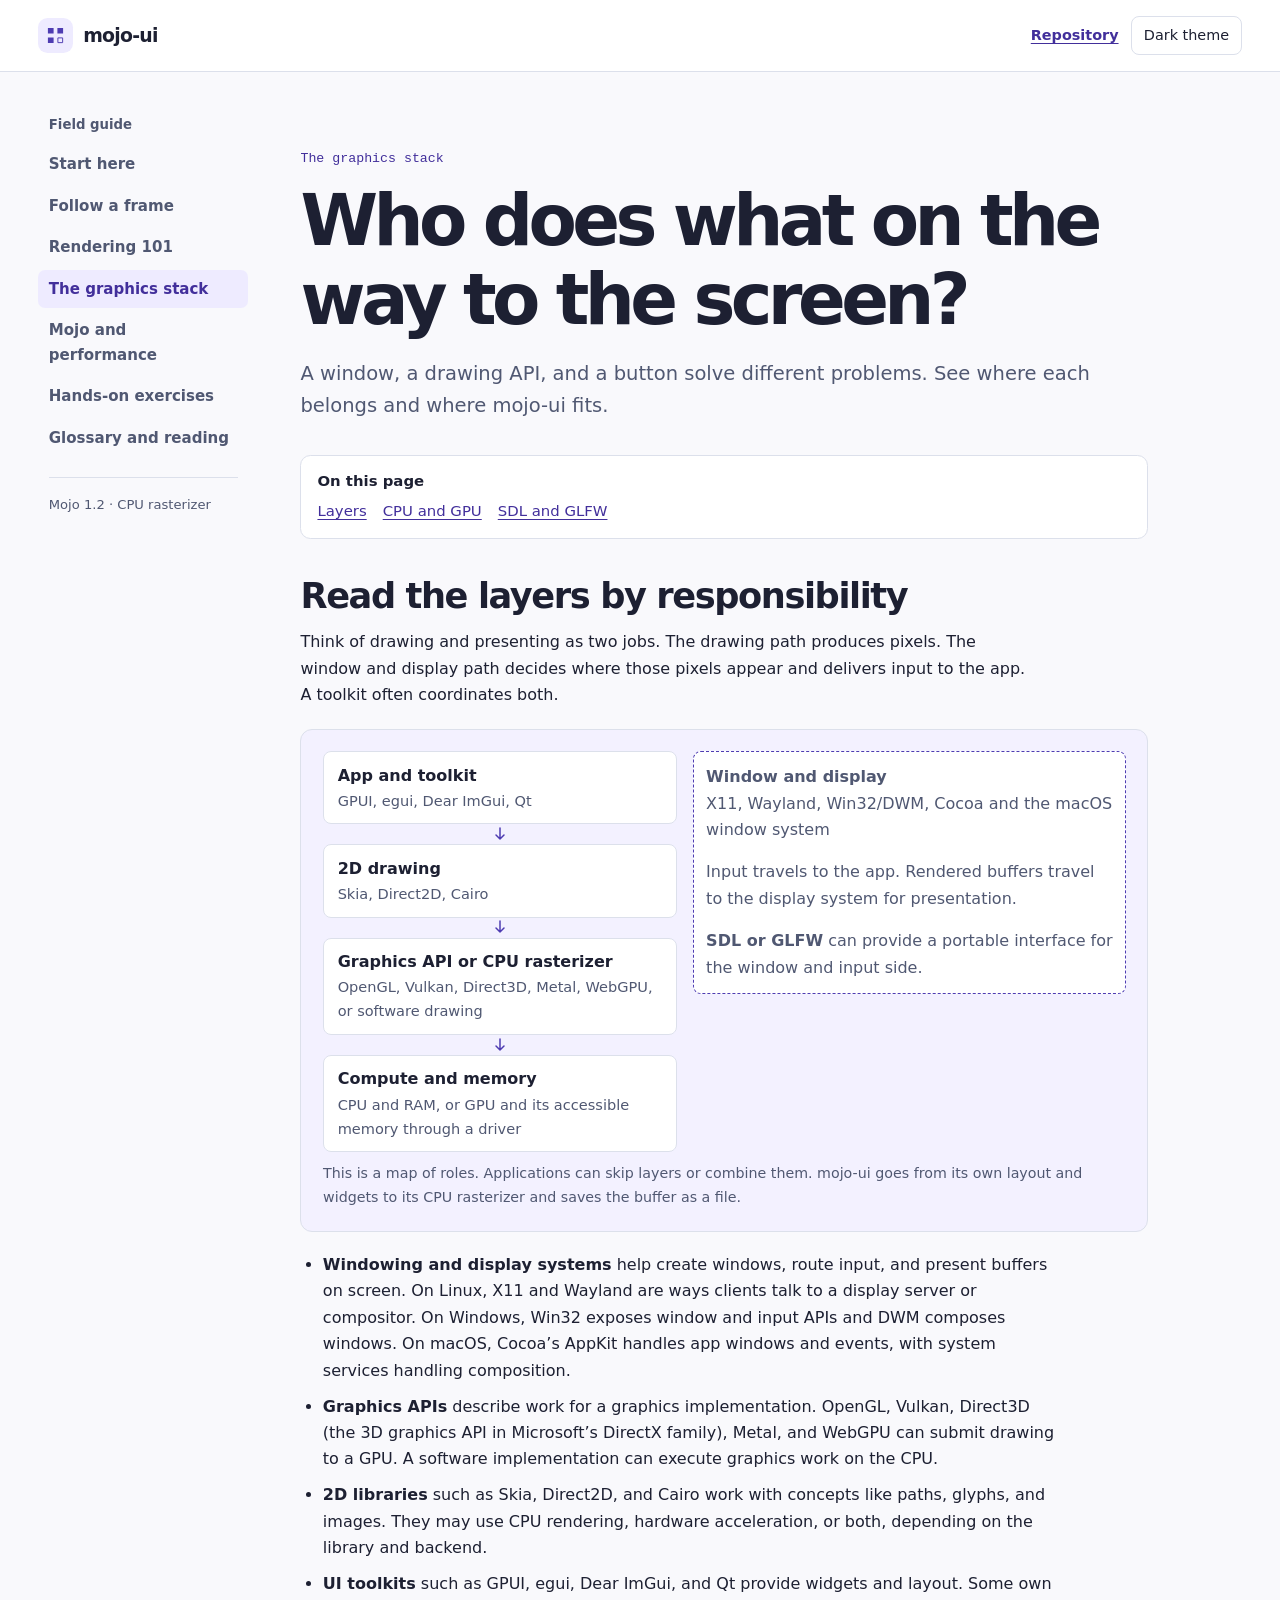
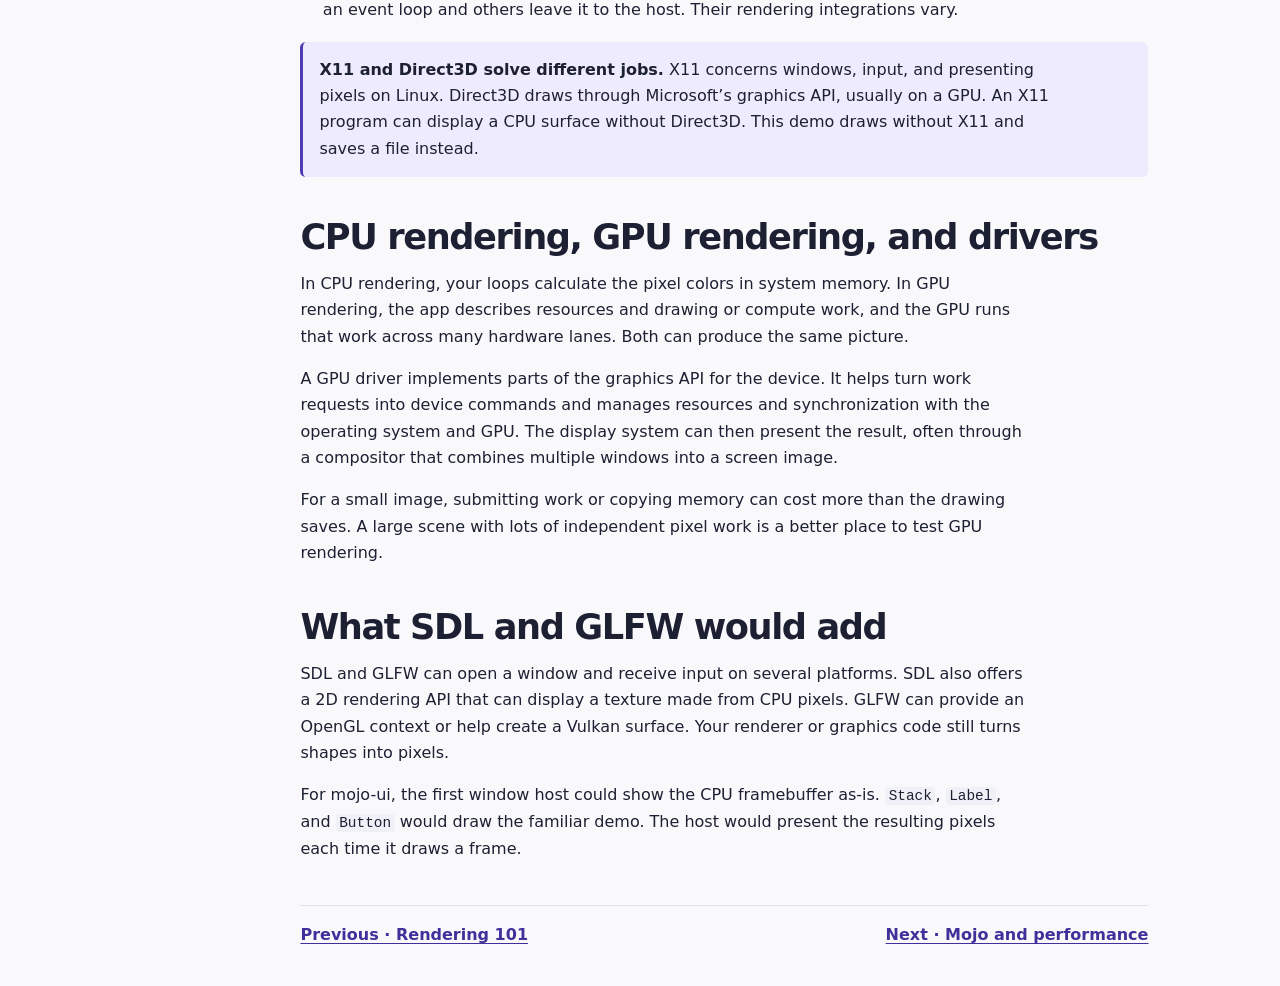
<file: docs/graphics-stack.html>
<!doctype html>
<html lang="en">
<head>
  <meta charset="utf-8">
  <meta name="viewport" content="width=device-width, initial-scale=1">
  <meta name="description" content="A window, a drawing API, and a button solve different problems. See where each belongs and where mojo-ui fits.">
  <title>Who does what on the way to the screen? | mojo-ui field guide</title>
  <script src="theme.js"></script>
  <link rel="stylesheet" href="styles.css">
</head>
<body>
  <a class="skip" href="#main">Skip to content</a>
  <header class="topbar">
    <div class="topbar-inner">
      <a class="brand" href="index.html">
        <span class="brand-mark"><svg width="19" height="19" viewBox="0 0 20 20" aria-hidden="true" focusable="false"><path d="M2 2h6v6H2zm10 0h6v6h-6zM2 12h6v6H2z" fill="currentColor"/><path d="M12.5 12.5h5v5h-5z" fill="none" stroke="currentColor"/></svg></span>
        <span class="brand-name">mojo-ui</span>
      </a>
      <div class="header-actions">
        <a href="https://github.com/amirhosseindavoody/mojo-ui">Repository</a>
        <button class="theme" id="theme-toggle" type="button" hidden><span id="theme-choice">Dark</span><span class="theme-suffix"> theme</span></button>
      </div>
    </div>
  </header>
  <div class="shell">
    <nav class="sidebar" aria-label="Guide chapters">
      <p class="sidebar-title">Field guide</p>
      <ul class="chapter-nav">
        <li><a href="index.html">Start here</a></li>
        <li><a href="architecture.html">Follow a frame</a></li>
        <li><a href="rendering.html">Rendering 101</a></li>
        <li><a href="graphics-stack.html" aria-current="page">The graphics stack</a></li>
        <li><a href="performance.html">Mojo and performance</a></li>
        <li><a href="exercises.html">Hands-on exercises</a></li>
        <li><a href="reference.html">Glossary and reading</a></li>
      </ul>
      <p class="sidebar-note">Mojo 1.2 · CPU rasterizer</p>
    </nav>
    <main id="main" tabindex="-1" class="lesson">
      <header class="lesson-header"><p class="eyebrow">The graphics stack</p><h1>Who does what on the way to the screen?</h1><p class="lead">A window, a drawing API, and a button solve different problems. See where each belongs and where mojo-ui fits.</p></header>
      <nav class="local-nav" aria-label="On this page"><p>On this page</p><ul><li><a href="#layers">Layers</a></li><li><a href="#drivers">CPU and GPU</a></li><li><a href="#window-host">SDL and GLFW</a></li></ul></nav>
      <section id="layers">
  <h2>Read the layers by responsibility</h2>
  <p>Think of drawing and presenting as two jobs. The drawing path produces pixels. The window and display path decides where those pixels appear and delivers input to the app. A toolkit often coordinates both.</p>
  <figure class="diagram">
    <div class="diagram-split">
      <ol class="layer-grid" aria-label="Typical drawing layers from application to hardware">
        <li><strong>App and toolkit</strong><span>GPUI, egui, Dear ImGui, Qt</span><svg width="16" height="16" viewBox="0 0 16 16" aria-hidden="true" focusable="false"><path d="M2 8h11m-4-4 4 4-4 4" fill="none" stroke="currentColor" stroke-width="1.5" stroke-linecap="round" stroke-linejoin="round"/></svg></li>
        <li><strong>2D drawing</strong><span>Skia, Direct2D, Cairo</span><svg width="16" height="16" viewBox="0 0 16 16" aria-hidden="true" focusable="false"><path d="M2 8h11m-4-4 4 4-4 4" fill="none" stroke="currentColor" stroke-width="1.5" stroke-linecap="round" stroke-linejoin="round"/></svg></li>
        <li><strong>Graphics API or CPU rasterizer</strong><span>OpenGL, Vulkan, Direct3D, Metal, WebGPU, or software drawing</span><svg width="16" height="16" viewBox="0 0 16 16" aria-hidden="true" focusable="false"><path d="M2 8h11m-4-4 4 4-4 4" fill="none" stroke="currentColor" stroke-width="1.5" stroke-linecap="round" stroke-linejoin="round"/></svg></li>
        <li><strong>Compute and memory</strong><span>CPU and RAM, or GPU and its accessible memory through a driver</span></li>
      </ol>
      <div class="diagram-side">
        <p><strong>Window and display</strong><br>X11, Wayland, Win32/DWM, Cocoa and the macOS window system</p>
        <p>Input travels to the app. Rendered buffers travel to the display system for presentation.</p>
        <p><strong>SDL or GLFW</strong> can provide a portable interface for the window and input side.</p>
      </div>
    </div>
    <figcaption>This is a map of roles. Applications can skip layers or combine them. mojo-ui goes from its own layout and widgets to its CPU rasterizer and saves the buffer as a file.</figcaption>
  </figure>
  <ul class="steps">
    <li><strong>Windowing and display systems</strong> help create windows, route input, and present buffers on screen. On Linux, X11 and Wayland are ways clients talk to a display server or compositor. On Windows, Win32 exposes window and input APIs and DWM composes windows. On macOS, Cocoa’s AppKit handles app windows and events, with system services handling composition.</li>
    <li><strong>Graphics APIs</strong> describe work for a graphics implementation. OpenGL, Vulkan, Direct3D (the 3D graphics API in Microsoft’s DirectX family), Metal, and WebGPU can submit drawing to a GPU. A software implementation can execute graphics work on the CPU.</li>
    <li><strong>2D libraries</strong> such as Skia, Direct2D, and Cairo work with concepts like paths, glyphs, and images. They may use CPU rendering, hardware acceleration, or both, depending on the library and backend.</li>
    <li><strong>UI toolkits</strong> such as GPUI, egui, Dear ImGui, and Qt provide widgets and layout. Some own an event loop and others leave it to the host. Their rendering integrations vary.</li>
  </ul>
  <aside class="callout">
    <p><strong>X11 and Direct3D solve different jobs.</strong> X11 concerns windows, input, and presenting pixels on Linux. Direct3D draws through Microsoft’s graphics API, usually on a GPU. An X11 program can display a CPU surface without Direct3D. This demo draws without X11 and saves a file instead.</p>
  </aside>
</section>
<section id="drivers">
  <h2>CPU rendering, GPU rendering, and drivers</h2>
  <p>In CPU rendering, your loops calculate the pixel colors in system memory. In GPU rendering, the app describes resources and drawing or compute work, and the GPU runs that work across many hardware lanes. Both can produce the same picture.</p>
  <p>A GPU driver implements parts of the graphics API for the device. It helps turn work requests into device commands and manages resources and synchronization with the operating system and GPU. The display system can then present the result, often through a compositor that combines multiple windows into a screen image.</p>
  <p>For a small image, submitting work or copying memory can cost more than the drawing saves. A large scene with lots of independent pixel work is a better place to test GPU rendering.</p>
</section>
<section id="window-host">
  <h2>What SDL and GLFW would add</h2>
  <p>SDL and GLFW can open a window and receive input on several platforms. SDL also offers a 2D rendering API that can display a texture made from CPU pixels. GLFW can provide an OpenGL context or help create a Vulkan surface. Your renderer or graphics code still turns shapes into pixels.</p>
  <p>For mojo-ui, the first window host could show the CPU framebuffer as-is. <code>Stack</code>, <code>Label</code>, and <code>Button</code> would draw the familiar demo. The host would present the resulting pixels each time it draws a frame.</p>
</section>

      <footer class="lesson-footer"><a rel="prev" href="rendering.html">Previous · Rendering 101</a><a rel="next" href="performance.html">Next · Mojo and performance</a></footer>
    </main>
  </div>
</body>
</html>
</file>
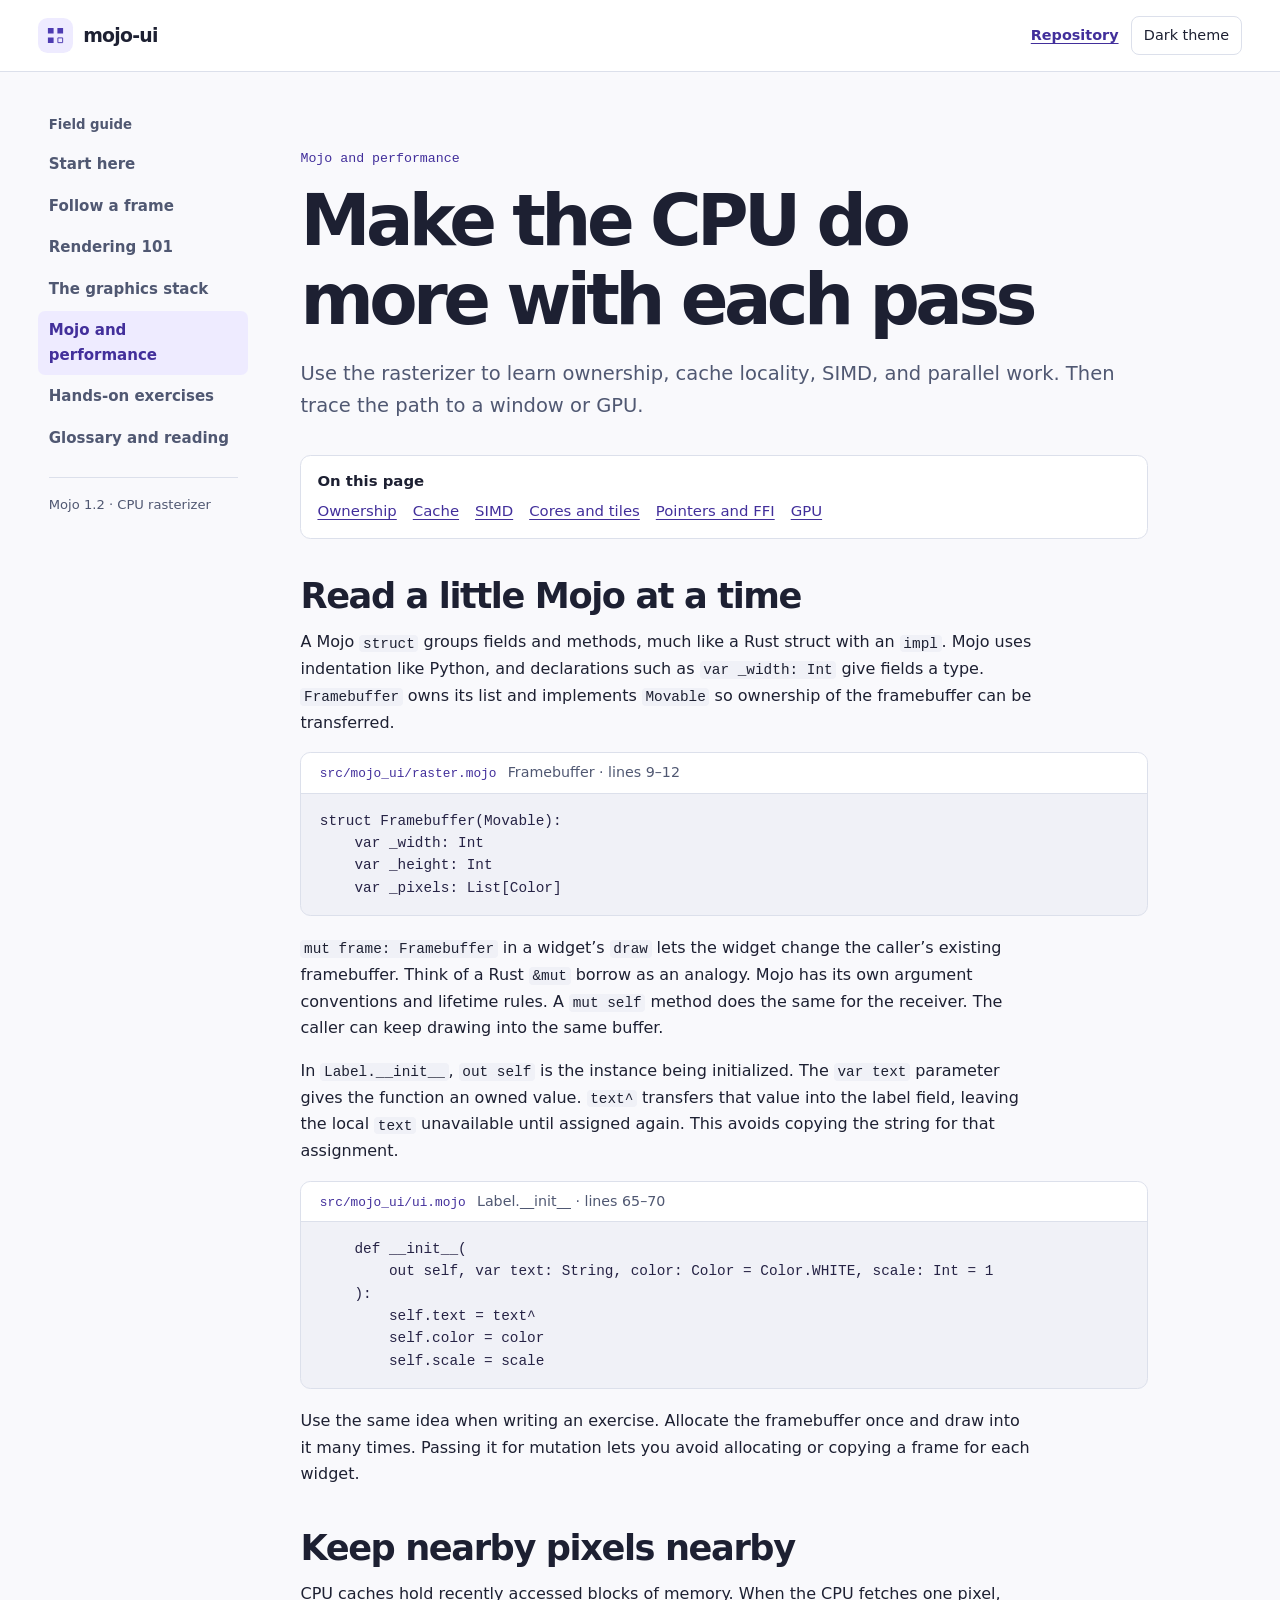
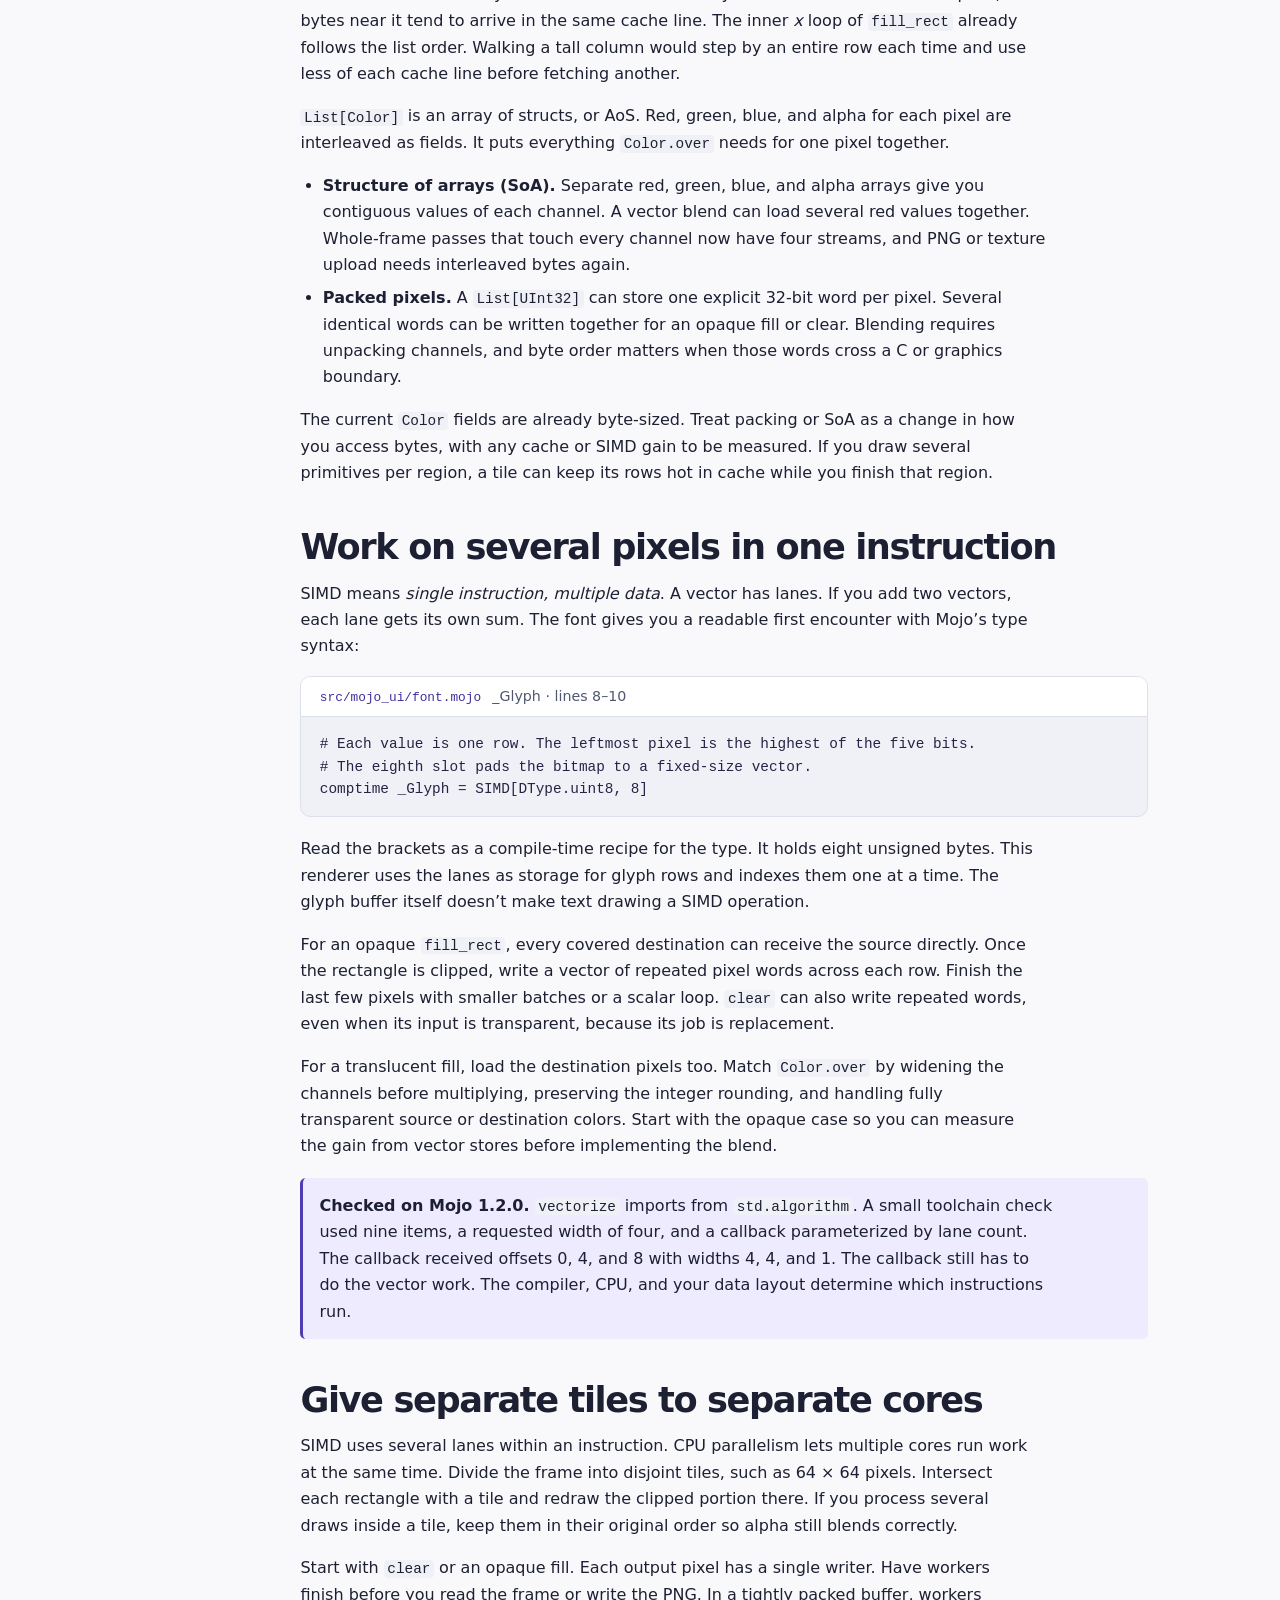
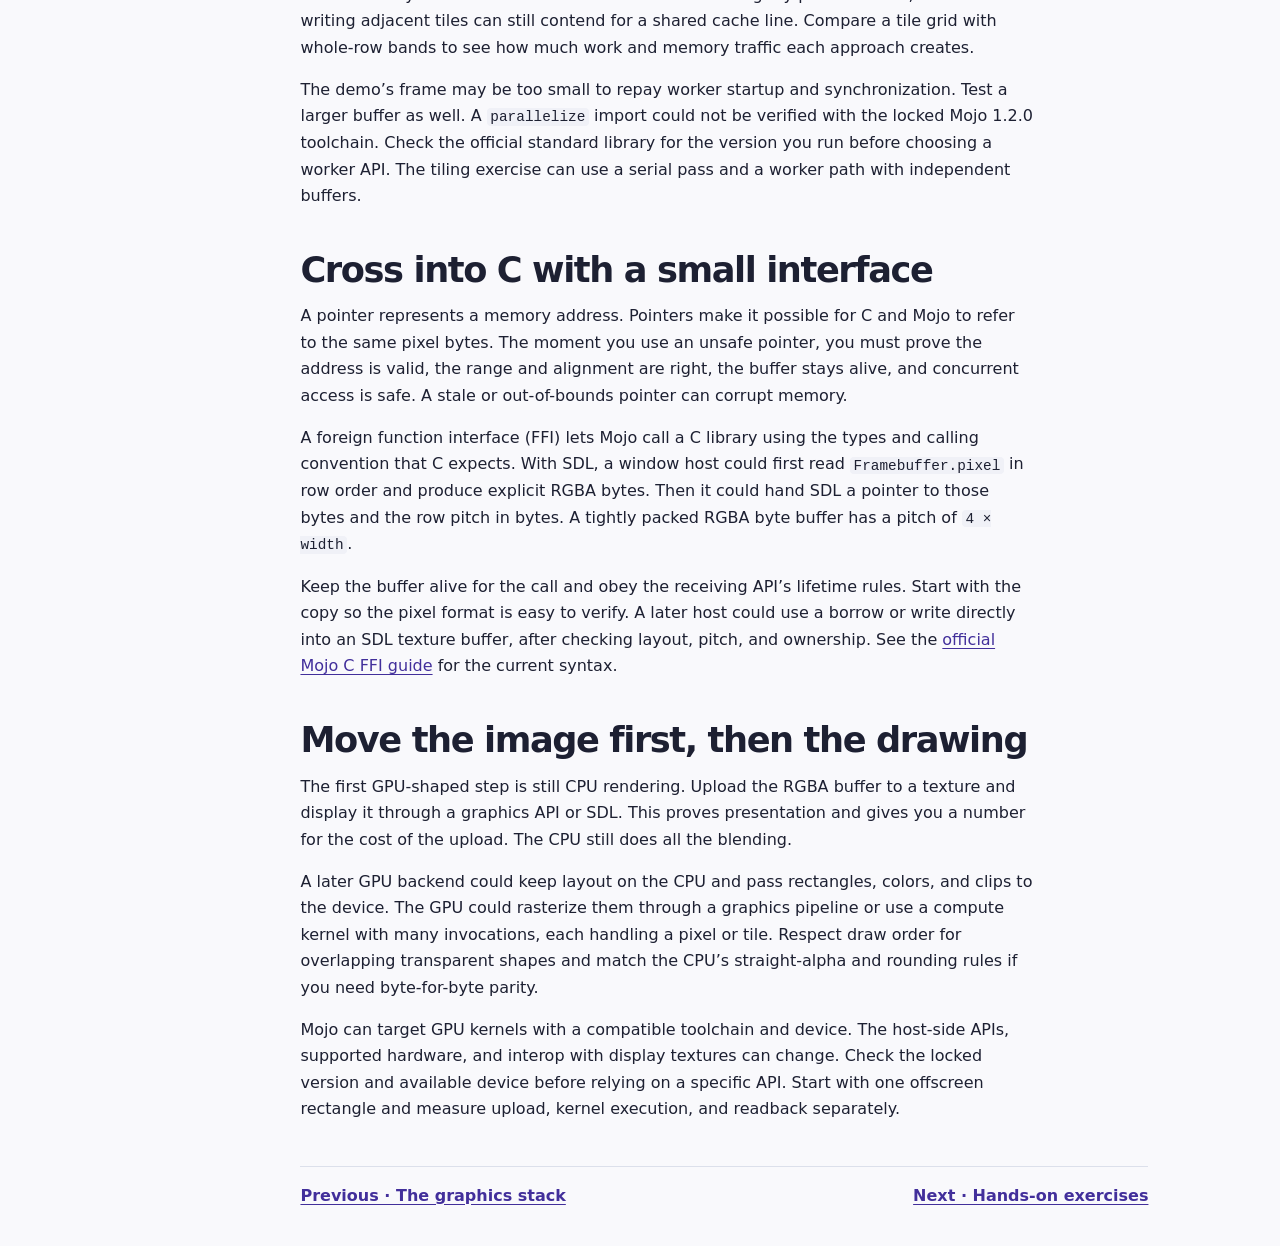
<file: docs/performance.html>
<!doctype html>
<html lang="en">
<head>
  <meta charset="utf-8">
  <meta name="viewport" content="width=device-width, initial-scale=1">
  <meta name="description" content="Use the rasterizer to learn ownership, cache locality, SIMD, and parallel work. Then trace the path to a window or GPU.">
  <title>Make the CPU do more with each pass | mojo-ui field guide</title>
  <script src="theme.js"></script>
  <link rel="stylesheet" href="styles.css">
</head>
<body>
  <a class="skip" href="#main">Skip to content</a>
  <header class="topbar">
    <div class="topbar-inner">
      <a class="brand" href="index.html">
        <span class="brand-mark"><svg width="19" height="19" viewBox="0 0 20 20" aria-hidden="true" focusable="false"><path d="M2 2h6v6H2zm10 0h6v6h-6zM2 12h6v6H2z" fill="currentColor"/><path d="M12.5 12.5h5v5h-5z" fill="none" stroke="currentColor"/></svg></span>
        <span class="brand-name">mojo-ui</span>
      </a>
      <div class="header-actions">
        <a href="https://github.com/amirhosseindavoody/mojo-ui">Repository</a>
        <button class="theme" id="theme-toggle" type="button" hidden><span id="theme-choice">Dark</span><span class="theme-suffix"> theme</span></button>
      </div>
    </div>
  </header>
  <div class="shell">
    <nav class="sidebar" aria-label="Guide chapters">
      <p class="sidebar-title">Field guide</p>
      <ul class="chapter-nav">
        <li><a href="index.html">Start here</a></li>
        <li><a href="architecture.html">Follow a frame</a></li>
        <li><a href="rendering.html">Rendering 101</a></li>
        <li><a href="graphics-stack.html">The graphics stack</a></li>
        <li><a href="performance.html" aria-current="page">Mojo and performance</a></li>
        <li><a href="exercises.html">Hands-on exercises</a></li>
        <li><a href="reference.html">Glossary and reading</a></li>
      </ul>
      <p class="sidebar-note">Mojo 1.2 · CPU rasterizer</p>
    </nav>
    <main id="main" tabindex="-1" class="lesson">
      <header class="lesson-header"><p class="eyebrow">Mojo and performance</p><h1>Make the CPU do more with each pass</h1><p class="lead">Use the rasterizer to learn ownership, cache locality, SIMD, and parallel work. Then trace the path to a window or GPU.</p></header>
      <nav class="local-nav" aria-label="On this page"><p>On this page</p><ul><li><a href="#ownership">Ownership</a></li><li><a href="#cache">Cache</a></li><li><a href="#simd">SIMD</a></li><li><a href="#tiles">Cores and tiles</a></li><li><a href="#ffi">Pointers and FFI</a></li><li><a href="#gpu">GPU</a></li></ul></nav>
      <section id="ownership">
  <h2>Read a little Mojo at a time</h2>
  <p>A Mojo <code>struct</code> groups fields and methods, much like a Rust struct with an <code>impl</code>. Mojo uses indentation like Python, and declarations such as <code>var _width: Int</code> give fields a type. <code>Framebuffer</code> owns its list and implements <code>Movable</code> so ownership of the framebuffer can be transferred.</p>
<figure class="source"><figcaption><code>src/mojo_ui/raster.mojo</code><span>Framebuffer · lines 9–12</span></figcaption><pre tabindex="0"><code data-source="src/mojo_ui/raster.mojo" data-lines="9-12">struct Framebuffer(Movable):
    var _width: Int
    var _height: Int
    var _pixels: List[Color]
</code></pre></figure>
  <p><code>mut frame: Framebuffer</code> in a widget’s <code>draw</code> lets the widget change the caller’s existing framebuffer. Think of a Rust <code>&amp;mut</code> borrow as an analogy. Mojo has its own argument conventions and lifetime rules. A <code>mut self</code> method does the same for the receiver. The caller can keep drawing into the same buffer.</p>
  <p>In <code>Label.__init__</code>, <code>out self</code> is the instance being initialized. The <code>var text</code> parameter gives the function an owned value. <code>text^</code> transfers that value into the label field, leaving the local <code>text</code> unavailable until assigned again. This avoids copying the string for that assignment.</p>
<figure class="source"><figcaption><code>src/mojo_ui/ui.mojo</code><span>Label.__init__ · lines 65–70</span></figcaption><pre tabindex="0"><code data-source="src/mojo_ui/ui.mojo" data-lines="65-70">    def __init__(
        out self, var text: String, color: Color = Color.WHITE, scale: Int = 1
    ):
        self.text = text^
        self.color = color
        self.scale = scale
</code></pre></figure>
  <p>Use the same idea when writing an exercise. Allocate the framebuffer once and draw into it many times. Passing it for mutation lets you avoid allocating or copying a frame for each widget.</p>
</section>
<section id="cache">
  <h2>Keep nearby pixels nearby</h2>
  <p>CPU caches hold recently accessed blocks of memory. When the CPU fetches one pixel, bytes near it tend to arrive in the same cache line. The inner <var>x</var> loop of <code>fill_rect</code> already follows the list order. Walking a tall column would step by an entire row each time and use less of each cache line before fetching another.</p>
  <p><code>List[Color]</code> is an array of structs, or AoS. Red, green, blue, and alpha for each pixel are interleaved as fields. It puts everything <code>Color.over</code> needs for one pixel together.</p>
  <ul>
    <li><strong>Structure of arrays (SoA).</strong> Separate red, green, blue, and alpha arrays give you contiguous values of each channel. A vector blend can load several red values together. Whole-frame passes that touch every channel now have four streams, and PNG or texture upload needs interleaved bytes again.</li>
    <li><strong>Packed pixels.</strong> A <code>List[UInt32]</code> can store one explicit 32-bit word per pixel. Several identical words can be written together for an opaque fill or clear. Blending requires unpacking channels, and byte order matters when those words cross a C or graphics boundary.</li>
  </ul>
  <p>The current <code>Color</code> fields are already byte-sized. Treat packing or SoA as a change in how you access bytes, with any cache or SIMD gain to be measured. If you draw several primitives per region, a tile can keep its rows hot in cache while you finish that region.</p>
</section>
<section id="simd">
  <h2>Work on several pixels in one instruction</h2>
  <p>SIMD means <em>single instruction, multiple data</em>. A vector has lanes. If you add two vectors, each lane gets its own sum. The font gives you a readable first encounter with Mojo’s type syntax:</p>
<figure class="source"><figcaption><code>src/mojo_ui/font.mojo</code><span>_Glyph · lines 8–10</span></figcaption><pre tabindex="0"><code data-source="src/mojo_ui/font.mojo" data-lines="8-10"># Each value is one row. The leftmost pixel is the highest of the five bits.
# The eighth slot pads the bitmap to a fixed-size vector.
comptime _Glyph = SIMD[DType.uint8, 8]
</code></pre></figure>
  <p>Read the brackets as a compile-time recipe for the type. It holds eight unsigned bytes. This renderer uses the lanes as storage for glyph rows and indexes them one at a time. The glyph buffer itself doesn’t make text drawing a SIMD operation.</p>
  <p>For an opaque <code>fill_rect</code>, every covered destination can receive the source directly. Once the rectangle is clipped, write a vector of repeated pixel words across each row. Finish the last few pixels with smaller batches or a scalar loop. <code>clear</code> can also write repeated words, even when its input is transparent, because its job is replacement.</p>
  <p>For a translucent fill, load the destination pixels too. Match <code>Color.over</code> by widening the channels before multiplying, preserving the integer rounding, and handling fully transparent source or destination colors. Start with the opaque case so you can measure the gain from vector stores before implementing the blend.</p>
  <aside class="callout">
    <p><strong>Checked on Mojo 1.2.0.</strong> <code>vectorize</code> imports from <code>std.algorithm</code>. A small toolchain check used nine items, a requested width of four, and a callback parameterized by lane count. The callback received offsets 0, 4, and 8 with widths 4, 4, and 1. The callback still has to do the vector work. The compiler, CPU, and your data layout determine which instructions run.</p>
  </aside>
</section>
<section id="tiles">
  <h2>Give separate tiles to separate cores</h2>
  <p>SIMD uses several lanes within an instruction. CPU parallelism lets multiple cores run work at the same time. Divide the frame into disjoint tiles, such as 64 × 64 pixels. Intersect each rectangle with a tile and redraw the clipped portion there. If you process several draws inside a tile, keep them in their original order so alpha still blends correctly.</p>
  <p>Start with <code>clear</code> or an opaque fill. Each output pixel has a single writer. Have workers finish before you read the frame or write the PNG. In a tightly packed buffer, workers writing adjacent tiles can still contend for a shared cache line. Compare a tile grid with whole-row bands to see how much work and memory traffic each approach creates.</p>
  <p>The demo’s frame may be too small to repay worker startup and synchronization. Test a larger buffer as well. A <code>parallelize</code> import could not be verified with the locked Mojo 1.2.0 toolchain. Check the official standard library for the version you run before choosing a worker API. The tiling exercise can use a serial pass and a worker path with independent buffers.</p>
</section>
<section id="ffi">
  <h2>Cross into C with a small interface</h2>
  <p>A pointer represents a memory address. Pointers make it possible for C and Mojo to refer to the same pixel bytes. The moment you use an unsafe pointer, you must prove the address is valid, the range and alignment are right, the buffer stays alive, and concurrent access is safe. A stale or out-of-bounds pointer can corrupt memory.</p>
  <p>A foreign function interface (FFI) lets Mojo call a C library using the types and calling convention that C expects. With SDL, a window host could first read <code>Framebuffer.pixel</code> in row order and produce explicit RGBA bytes. Then it could hand SDL a pointer to those bytes and the row pitch in bytes. A tightly packed RGBA byte buffer has a pitch of <code>4 × width</code>.</p>
  <p>Keep the buffer alive for the call and obey the receiving API’s lifetime rules. Start with the copy so the pixel format is easy to verify. A later host could use a borrow or write directly into an SDL texture buffer, after checking layout, pitch, and ownership. See the <a href="reference.html#mojo-links">official Mojo C FFI guide</a> for the current syntax.</p>
</section>
<section id="gpu">
  <h2>Move the image first, then the drawing</h2>
  <p>The first GPU-shaped step is still CPU rendering. Upload the RGBA buffer to a texture and display it through a graphics API or SDL. This proves presentation and gives you a number for the cost of the upload. The CPU still does all the blending.</p>
  <p>A later GPU backend could keep layout on the CPU and pass rectangles, colors, and clips to the device. The GPU could rasterize them through a graphics pipeline or use a compute kernel with many invocations, each handling a pixel or tile. Respect draw order for overlapping transparent shapes and match the CPU’s straight-alpha and rounding rules if you need byte-for-byte parity.</p>
  <p>Mojo can target GPU kernels with a compatible toolchain and device. The host-side APIs, supported hardware, and interop with display textures can change. Check the locked version and available device before relying on a specific API. Start with one offscreen rectangle and measure upload, kernel execution, and readback separately.</p>
</section>

      <footer class="lesson-footer"><a rel="prev" href="graphics-stack.html">Previous · The graphics stack</a><a rel="next" href="exercises.html">Next · Hands-on exercises</a></footer>
    </main>
  </div>
</body>
</html>
</file>
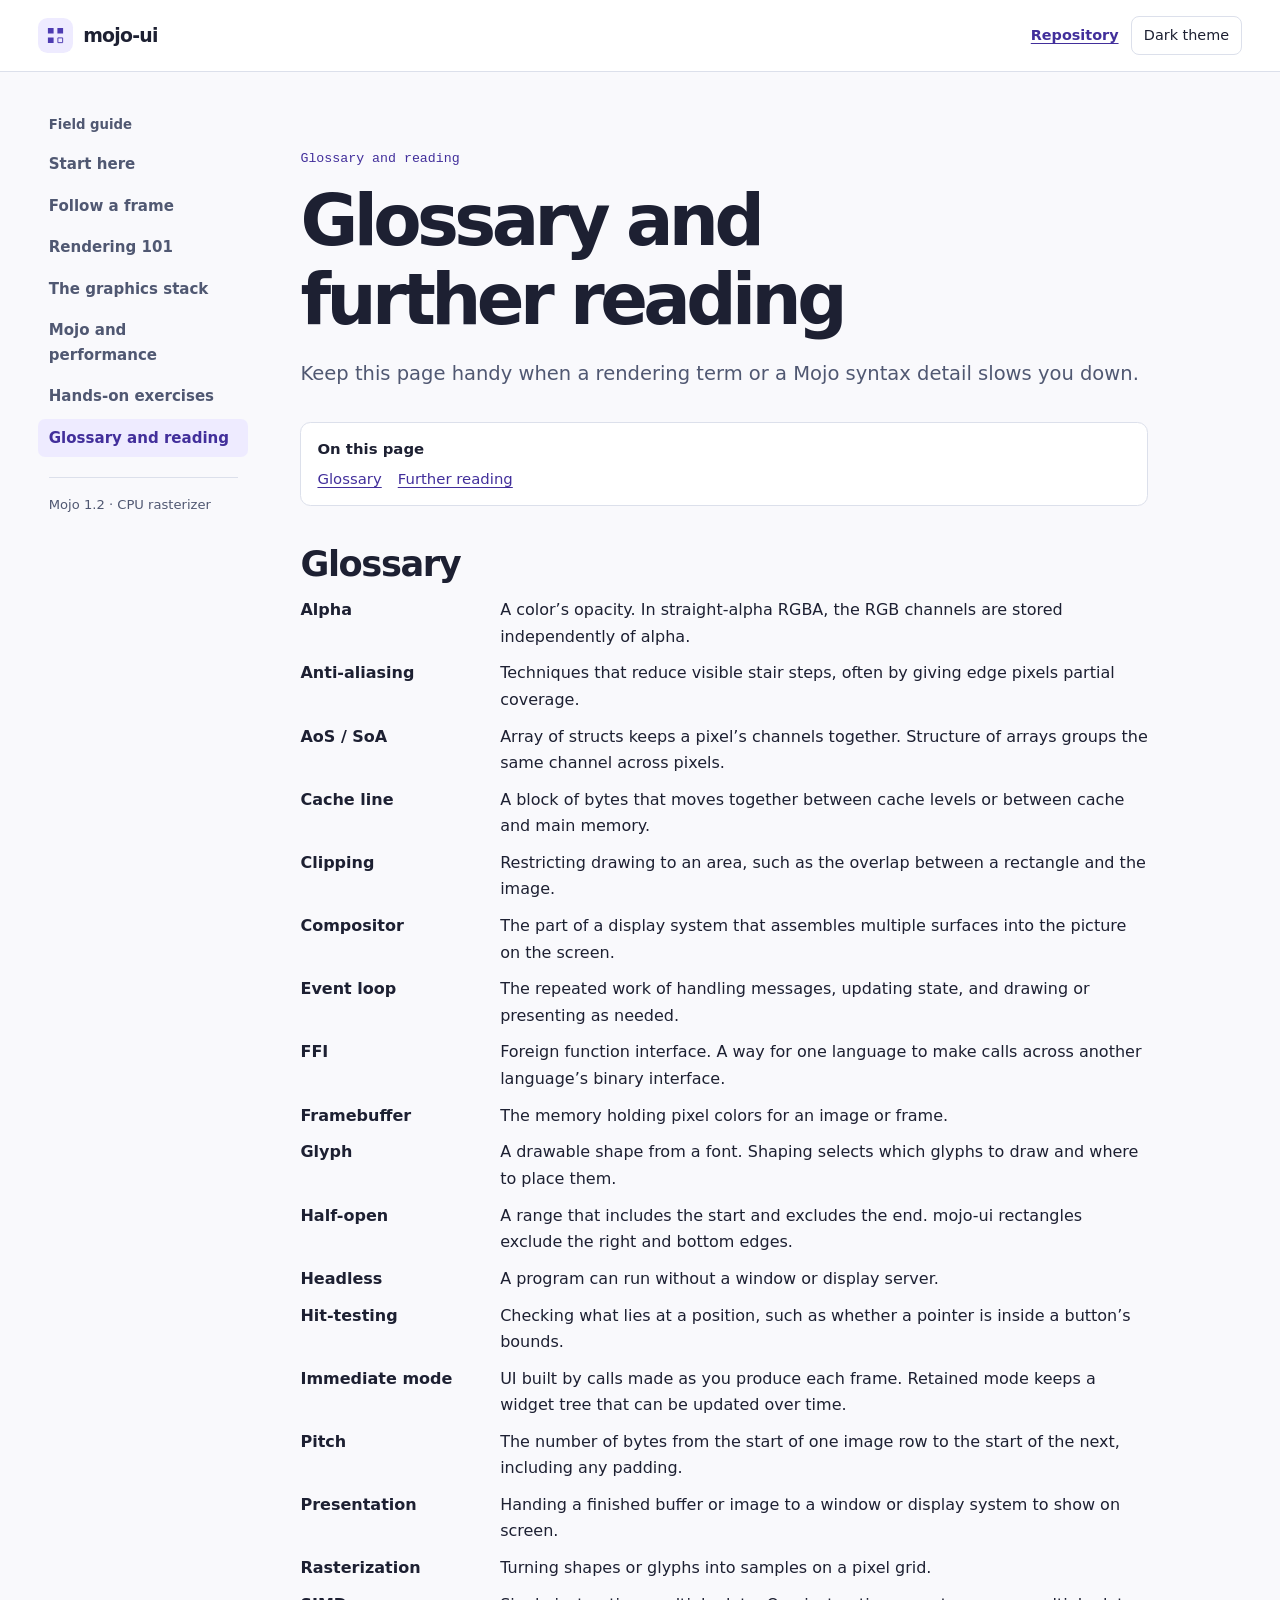
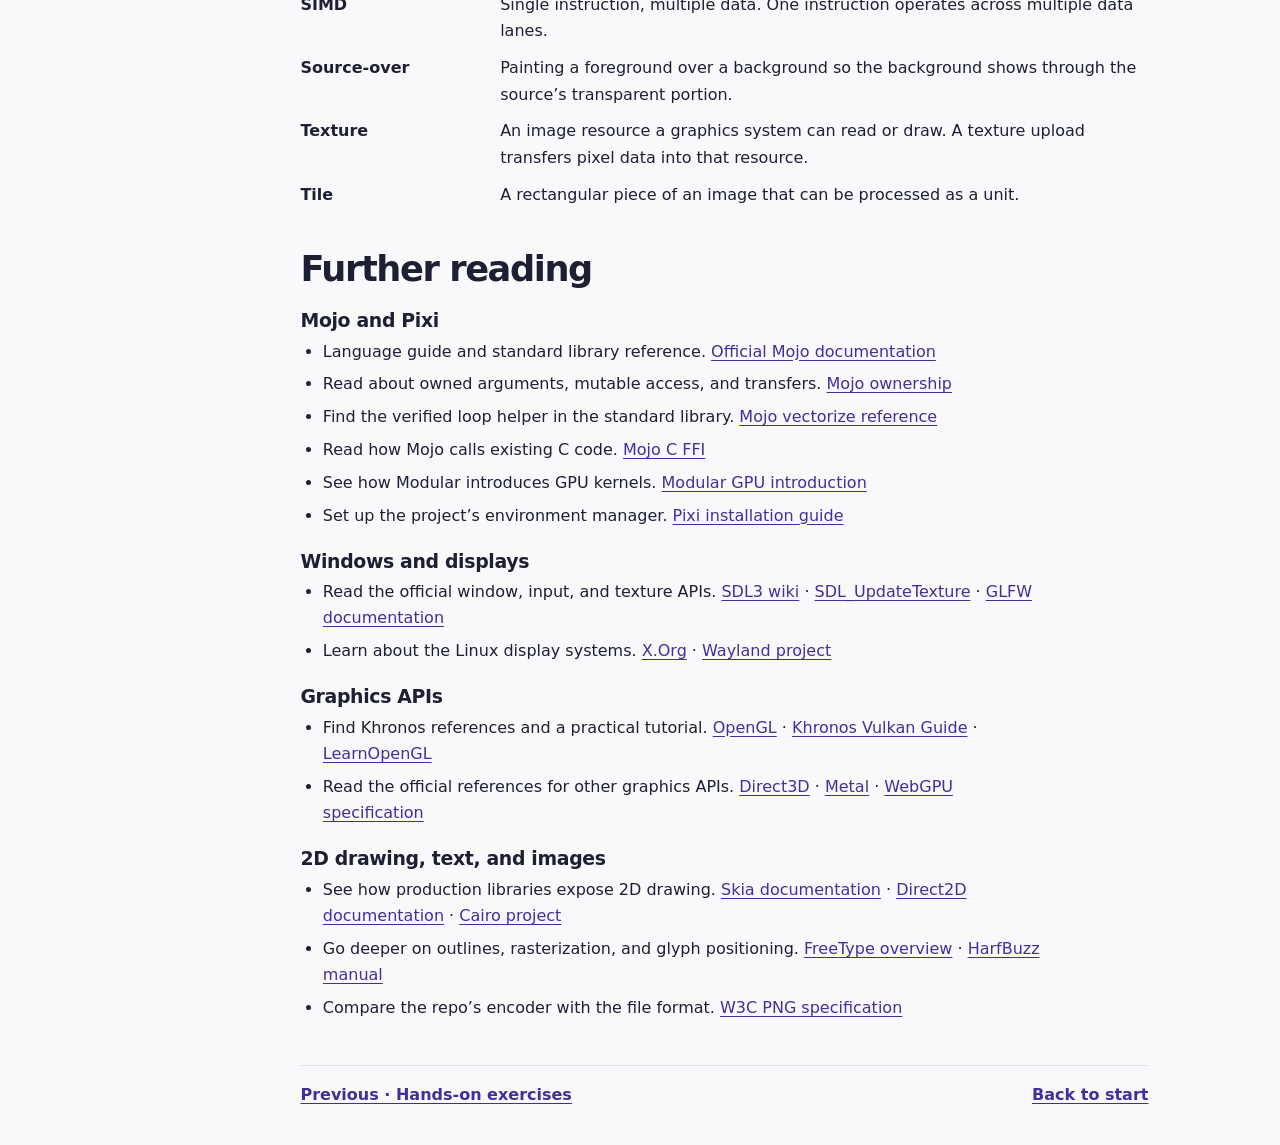
<file: docs/reference.html>
<!doctype html>
<html lang="en">
<head>
  <meta charset="utf-8">
  <meta name="viewport" content="width=device-width, initial-scale=1">
  <meta name="description" content="Keep this page handy when a rendering term or a Mojo syntax detail slows you down.">
  <title>Glossary and further reading | mojo-ui field guide</title>
  <script src="theme.js"></script>
  <link rel="stylesheet" href="styles.css">
</head>
<body>
  <a class="skip" href="#main">Skip to content</a>
  <header class="topbar">
    <div class="topbar-inner">
      <a class="brand" href="index.html">
        <span class="brand-mark"><svg width="19" height="19" viewBox="0 0 20 20" aria-hidden="true" focusable="false"><path d="M2 2h6v6H2zm10 0h6v6h-6zM2 12h6v6H2z" fill="currentColor"/><path d="M12.5 12.5h5v5h-5z" fill="none" stroke="currentColor"/></svg></span>
        <span class="brand-name">mojo-ui</span>
      </a>
      <div class="header-actions">
        <a href="https://github.com/amirhosseindavoody/mojo-ui">Repository</a>
        <button class="theme" id="theme-toggle" type="button" hidden><span id="theme-choice">Dark</span><span class="theme-suffix"> theme</span></button>
      </div>
    </div>
  </header>
  <div class="shell">
    <nav class="sidebar" aria-label="Guide chapters">
      <p class="sidebar-title">Field guide</p>
      <ul class="chapter-nav">
        <li><a href="index.html">Start here</a></li>
        <li><a href="architecture.html">Follow a frame</a></li>
        <li><a href="rendering.html">Rendering 101</a></li>
        <li><a href="graphics-stack.html">The graphics stack</a></li>
        <li><a href="performance.html">Mojo and performance</a></li>
        <li><a href="exercises.html">Hands-on exercises</a></li>
        <li><a href="reference.html" aria-current="page">Glossary and reading</a></li>
      </ul>
      <p class="sidebar-note">Mojo 1.2 · CPU rasterizer</p>
    </nav>
    <main id="main" tabindex="-1" class="lesson">
      <header class="lesson-header"><p class="eyebrow">Glossary and reading</p><h1>Glossary and further reading</h1><p class="lead">Keep this page handy when a rendering term or a Mojo syntax detail slows you down.</p></header>
      <nav class="local-nav" aria-label="On this page"><p>On this page</p><ul><li><a href="#glossary">Glossary</a></li><li><a href="#reading">Further reading</a></li></ul></nav>
      <section id="glossary">
  <h2>Glossary</h2>
  <dl class="terms">
    <dt>Alpha</dt><dd>A color’s opacity. In straight-alpha RGBA, the RGB channels are stored independently of alpha.</dd>
    <dt>Anti-aliasing</dt><dd>Techniques that reduce visible stair steps, often by giving edge pixels partial coverage.</dd>
    <dt>AoS / SoA</dt><dd>Array of structs keeps a pixel’s channels together. Structure of arrays groups the same channel across pixels.</dd>
    <dt>Cache line</dt><dd>A block of bytes that moves together between cache levels or between cache and main memory.</dd>
    <dt>Clipping</dt><dd>Restricting drawing to an area, such as the overlap between a rectangle and the image.</dd>
    <dt>Compositor</dt><dd>The part of a display system that assembles multiple surfaces into the picture on the screen.</dd>
    <dt>Event loop</dt><dd>The repeated work of handling messages, updating state, and drawing or presenting as needed.</dd>
    <dt>FFI</dt><dd>Foreign function interface. A way for one language to make calls across another language’s binary interface.</dd>
    <dt>Framebuffer</dt><dd>The memory holding pixel colors for an image or frame.</dd>
    <dt>Glyph</dt><dd>A drawable shape from a font. Shaping selects which glyphs to draw and where to place them.</dd>
    <dt>Half-open</dt><dd>A range that includes the start and excludes the end. mojo-ui rectangles exclude the right and bottom edges.</dd>
    <dt>Headless</dt><dd>A program can run without a window or display server.</dd>
    <dt>Hit-testing</dt><dd>Checking what lies at a position, such as whether a pointer is inside a button’s bounds.</dd>
    <dt>Immediate mode</dt><dd>UI built by calls made as you produce each frame. Retained mode keeps a widget tree that can be updated over time.</dd>
    <dt>Pitch</dt><dd>The number of bytes from the start of one image row to the start of the next, including any padding.</dd>
    <dt>Presentation</dt><dd>Handing a finished buffer or image to a window or display system to show on screen.</dd>
    <dt>Rasterization</dt><dd>Turning shapes or glyphs into samples on a pixel grid.</dd>
    <dt>SIMD</dt><dd>Single instruction, multiple data. One instruction operates across multiple data lanes.</dd>
    <dt>Source-over</dt><dd>Painting a foreground over a background so the background shows through the source’s transparent portion.</dd>
    <dt>Texture</dt><dd>An image resource a graphics system can read or draw. A texture upload transfers pixel data into that resource.</dd>
    <dt>Tile</dt><dd>A rectangular piece of an image that can be processed as a unit.</dd>
  </dl>
</section>
<section id="reading">
  <h2>Further reading</h2>
  <h3 id="mojo-links">Mojo and Pixi</h3>
  <ul>
    <li>Language guide and standard library reference. <a href="https://mojolang.org/docs/">Official Mojo documentation</a></li>
    <li>Read about owned arguments, mutable access, and transfers. <a href="https://mojolang.org/docs/manual/values/ownership/">Mojo ownership</a></li>
    <li>Find the verified loop helper in the standard library. <a href="https://mojolang.org/docs/std/algorithm/backend/vectorize/vectorize/">Mojo vectorize reference</a></li>
    <li>Read how Mojo calls existing C code. <a href="https://mojolang.org/docs/manual/c-ffi/">Mojo C FFI</a></li>
    <li>See how Modular introduces GPU kernels. <a href="https://max.modular.com/gpu/intro-tutorial/">Modular GPU introduction</a></li>
    <li>Set up the project’s environment manager. <a href="https://pixi.prefix.dev/latest/installation/">Pixi installation guide</a></li>
  </ul>
  <h3>Windows and displays</h3>
  <ul>
    <li>Read the official window, input, and texture APIs. <a href="https://wiki.libsdl.org/SDL3/FrontPage">SDL3 wiki</a> · <a href="https://wiki.libsdl.org/SDL3/SDL_UpdateTexture">SDL_UpdateTexture</a> · <a href="https://www.glfw.org/docs/latest/">GLFW documentation</a></li>
    <li>Learn about the Linux display systems. <a href="https://www.x.org/">X.Org</a> · <a href="https://wayland.freedesktop.org/">Wayland project</a></li>
  </ul>
  <h3>Graphics APIs</h3>
  <ul>
    <li>Find Khronos references and a practical tutorial. <a href="https://www.opengl.org/">OpenGL</a> · <a href="https://github.com/KhronosGroup/Vulkan-Guide">Khronos Vulkan Guide</a> · <a href="https://learnopengl.com/">LearnOpenGL</a></li>
    <li>Read the official references for other graphics APIs. <a href="https://learn.microsoft.com/en-us/windows/win32/direct3d">Direct3D</a> · <a href="https://developer.apple.com/metal/">Metal</a> · <a href="https://www.w3.org/TR/webgpu/">WebGPU specification</a></li>
  </ul>
  <h3>2D drawing, text, and images</h3>
  <ul>
    <li>See how production libraries expose 2D drawing. <a href="https://skia.org/docs/">Skia documentation</a> · <a href="https://learn.microsoft.com/en-us/windows/win32/direct2d/direct2d-portal">Direct2D documentation</a> · <a href="https://cairographics.org/">Cairo project</a></li>
    <li>Go deeper on outlines, rasterization, and glyph positioning. <a href="https://freetype.org/freetype2/docs/">FreeType overview</a> · <a href="https://harfbuzz.github.io/">HarfBuzz manual</a></li>
    <li>Compare the repo’s encoder with the file format. <a href="https://www.w3.org/TR/png/">W3C PNG specification</a></li>
  </ul>
</section>

      <footer class="lesson-footer"><a rel="prev" href="exercises.html">Previous · Hands-on exercises</a><a href="index.html">Back to start</a></footer>
    </main>
  </div>
</body>
</html>
</file>
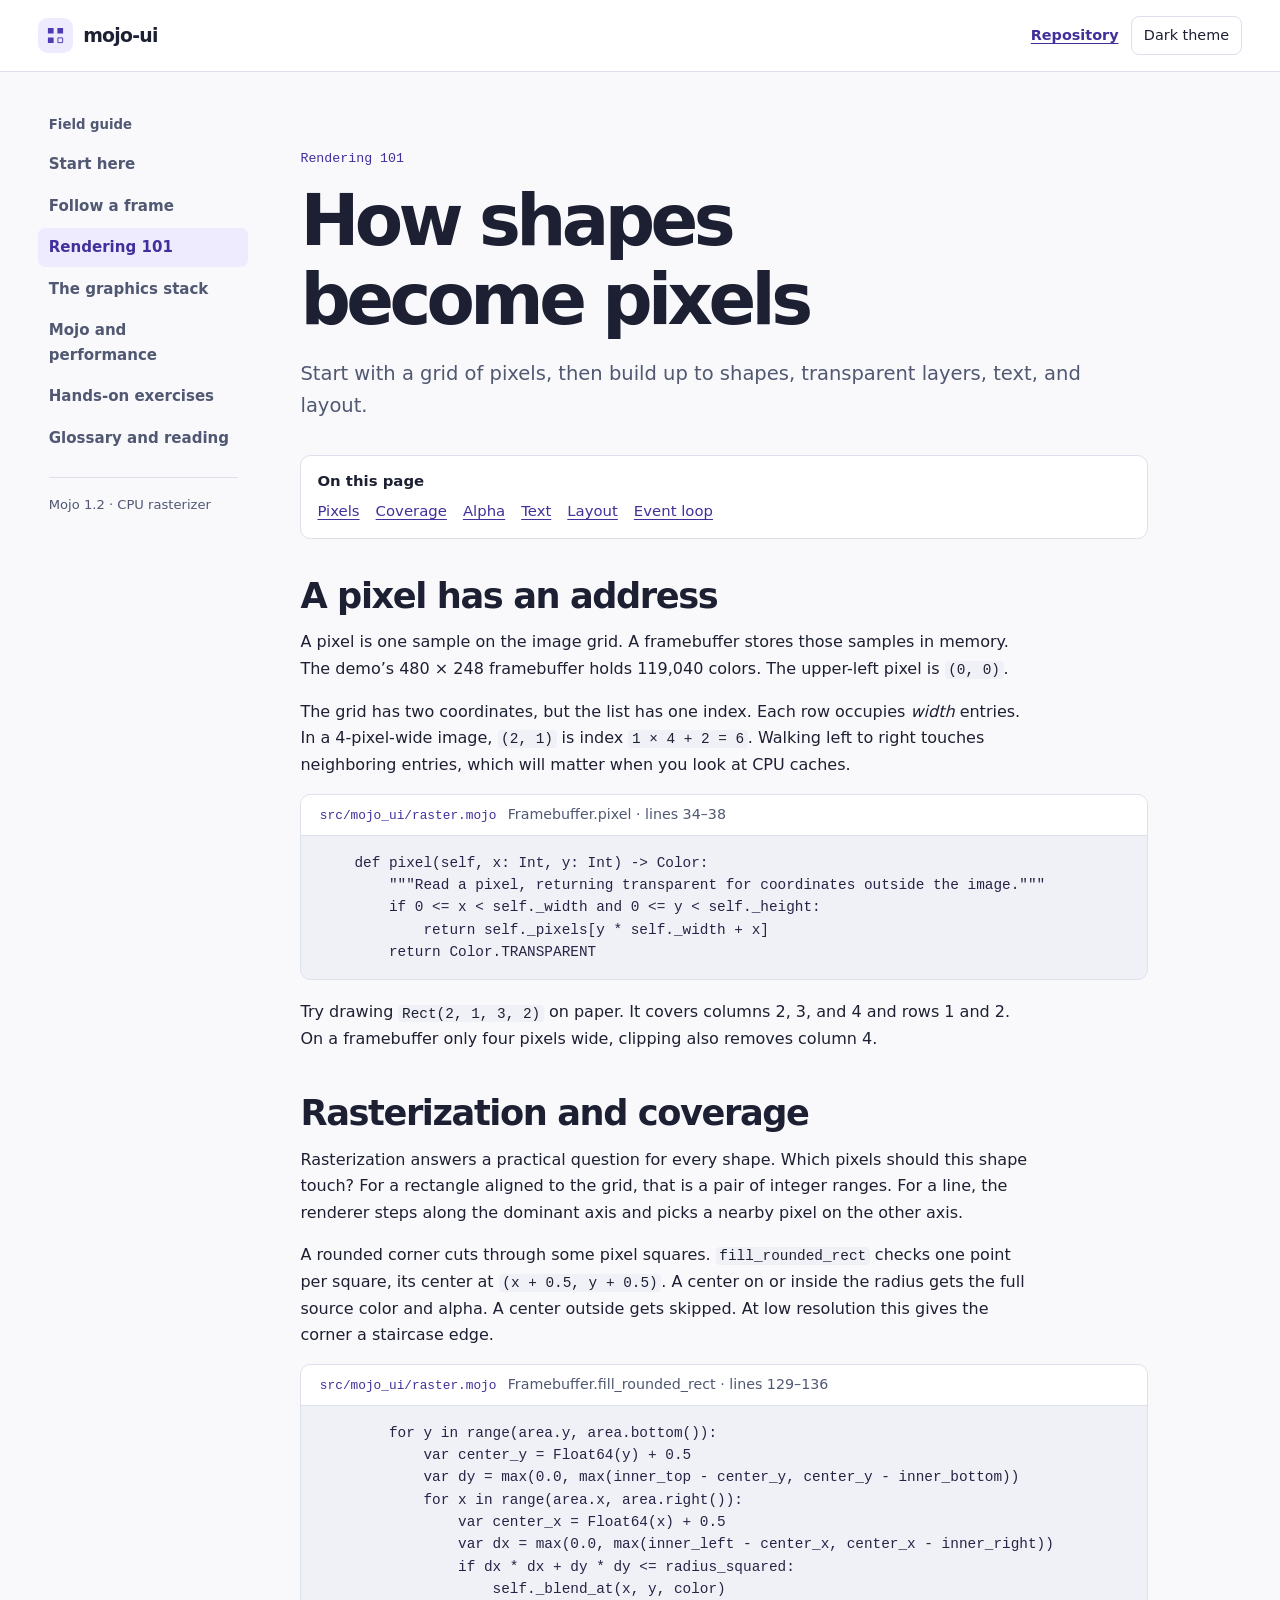
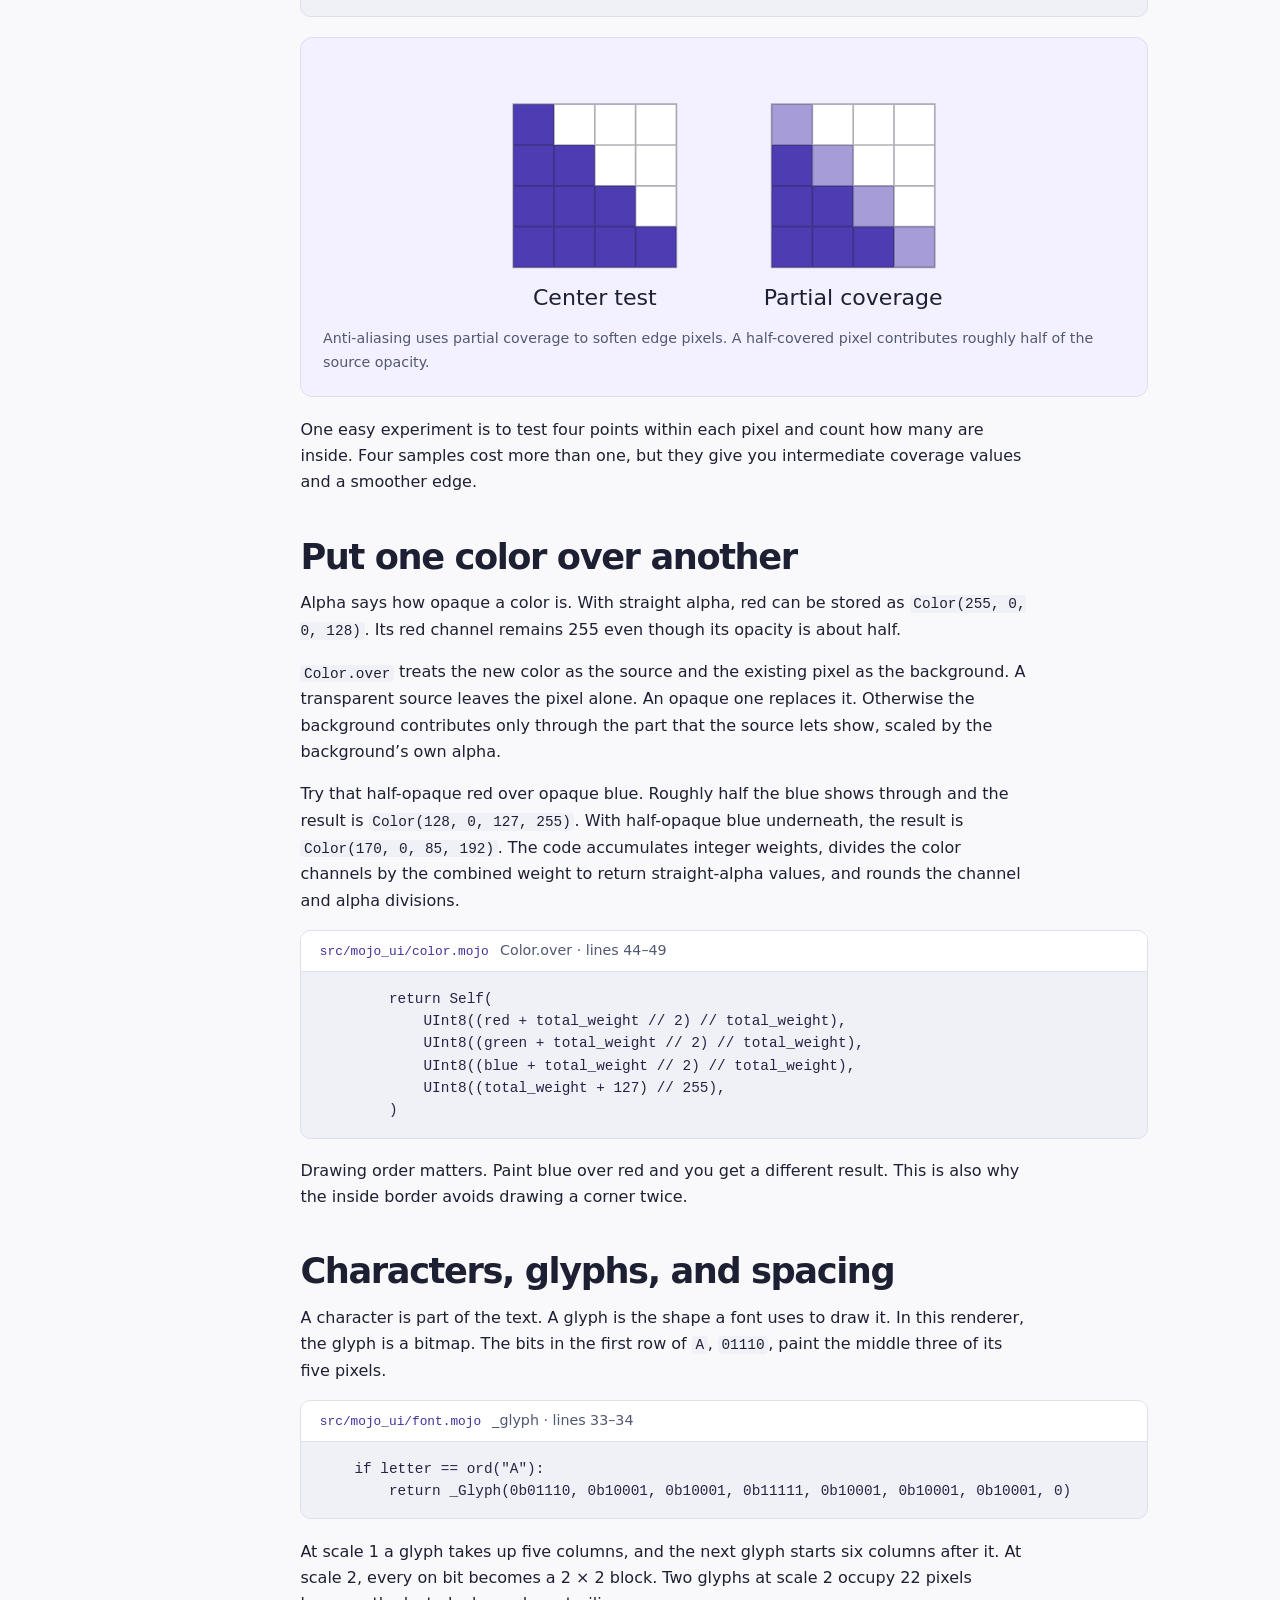
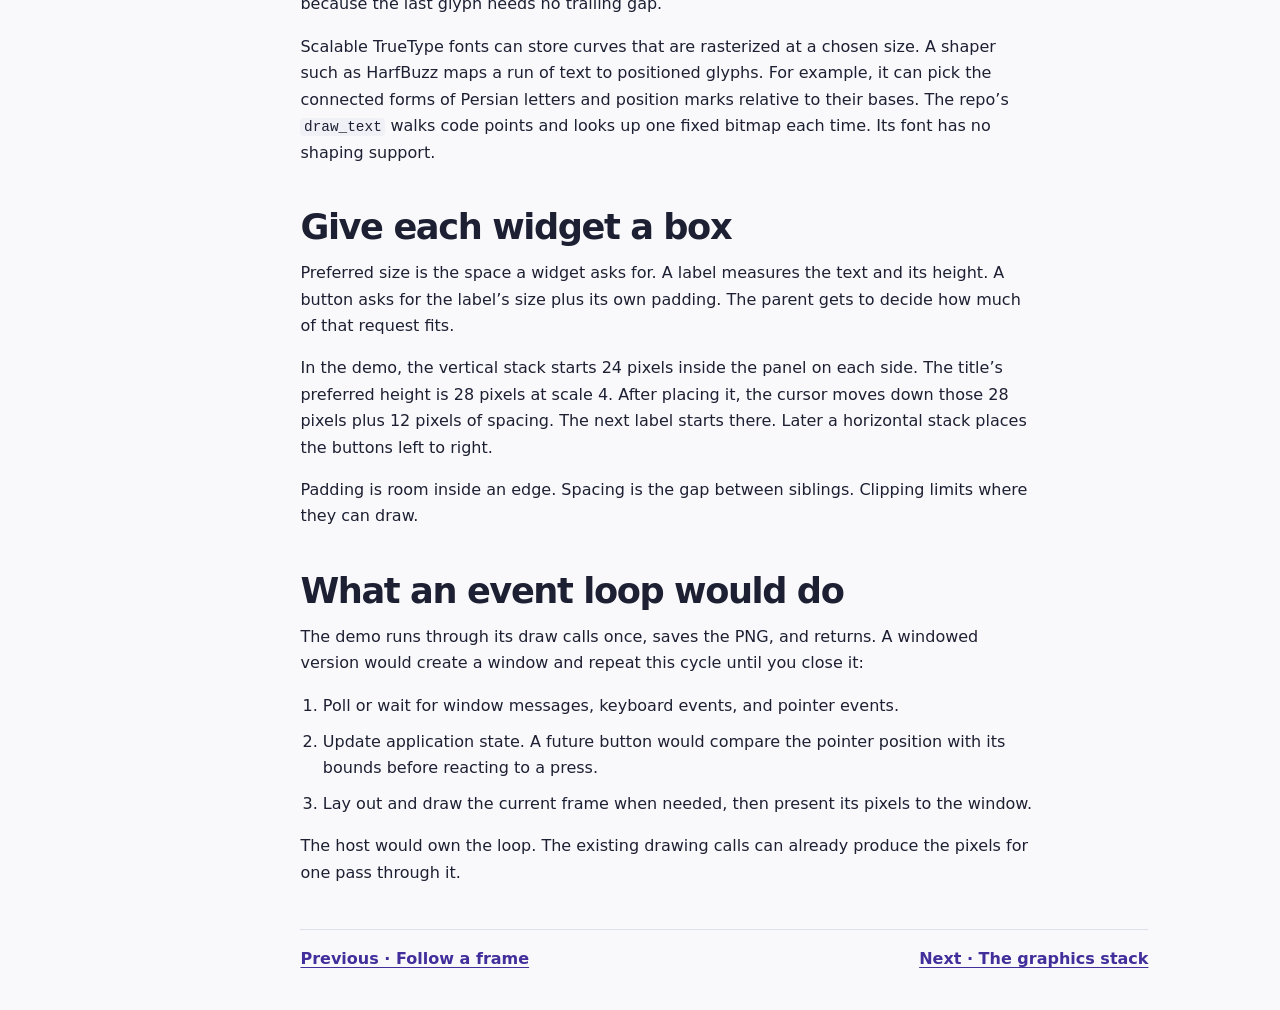
<file: docs/rendering.html>
<!doctype html>
<html lang="en">
<head>
  <meta charset="utf-8">
  <meta name="viewport" content="width=device-width, initial-scale=1">
  <meta name="description" content="Start with a grid of pixels, then build up to shapes, transparent layers, text, and layout.">
  <title>How shapes become pixels | mojo-ui field guide</title>
  <script src="theme.js"></script>
  <link rel="stylesheet" href="styles.css">
</head>
<body>
  <a class="skip" href="#main">Skip to content</a>
  <header class="topbar">
    <div class="topbar-inner">
      <a class="brand" href="index.html">
        <span class="brand-mark"><svg width="19" height="19" viewBox="0 0 20 20" aria-hidden="true" focusable="false"><path d="M2 2h6v6H2zm10 0h6v6h-6zM2 12h6v6H2z" fill="currentColor"/><path d="M12.5 12.5h5v5h-5z" fill="none" stroke="currentColor"/></svg></span>
        <span class="brand-name">mojo-ui</span>
      </a>
      <div class="header-actions">
        <a href="https://github.com/amirhosseindavoody/mojo-ui">Repository</a>
        <button class="theme" id="theme-toggle" type="button" hidden><span id="theme-choice">Dark</span><span class="theme-suffix"> theme</span></button>
      </div>
    </div>
  </header>
  <div class="shell">
    <nav class="sidebar" aria-label="Guide chapters">
      <p class="sidebar-title">Field guide</p>
      <ul class="chapter-nav">
        <li><a href="index.html">Start here</a></li>
        <li><a href="architecture.html">Follow a frame</a></li>
        <li><a href="rendering.html" aria-current="page">Rendering 101</a></li>
        <li><a href="graphics-stack.html">The graphics stack</a></li>
        <li><a href="performance.html">Mojo and performance</a></li>
        <li><a href="exercises.html">Hands-on exercises</a></li>
        <li><a href="reference.html">Glossary and reading</a></li>
      </ul>
      <p class="sidebar-note">Mojo 1.2 · CPU rasterizer</p>
    </nav>
    <main id="main" tabindex="-1" class="lesson">
      <header class="lesson-header"><p class="eyebrow">Rendering 101</p><h1>How shapes become pixels</h1><p class="lead">Start with a grid of pixels, then build up to shapes, transparent layers, text, and layout.</p></header>
      <nav class="local-nav" aria-label="On this page"><p>On this page</p><ul><li><a href="#pixels">Pixels</a></li><li><a href="#coverage">Coverage</a></li><li><a href="#alpha">Alpha</a></li><li><a href="#text">Text</a></li><li><a href="#layout">Layout</a></li><li><a href="#loop">Event loop</a></li></ul></nav>
      <section id="pixels">
  <h2>A pixel has an address</h2>
  <p>A pixel is one sample on the image grid. A framebuffer stores those samples in memory. The demo’s 480 × 248 framebuffer holds 119,040 colors. The upper-left pixel is <code>(0, 0)</code>.</p>
  <p>The grid has two coordinates, but the list has one index. Each row occupies <var>width</var> entries. In a 4-pixel-wide image, <code>(2, 1)</code> is index <code>1 × 4 + 2 = 6</code>. Walking left to right touches neighboring entries, which will matter when you look at CPU caches.</p>
<figure class="source"><figcaption><code>src/mojo_ui/raster.mojo</code><span>Framebuffer.pixel · lines 34–38</span></figcaption><pre tabindex="0"><code data-source="src/mojo_ui/raster.mojo" data-lines="34-38">    def pixel(self, x: Int, y: Int) -&gt; Color:
        """Read a pixel, returning transparent for coordinates outside the image."""
        if 0 &lt;= x &lt; self._width and 0 &lt;= y &lt; self._height:
            return self._pixels[y * self._width + x]
        return Color.TRANSPARENT
</code></pre></figure>
  <p>Try drawing <code>Rect(2, 1, 3, 2)</code> on paper. It covers columns 2, 3, and 4 and rows 1 and 2. On a framebuffer only four pixels wide, clipping also removes column 4.</p>
</section>
<section id="coverage">
  <h2>Rasterization and coverage</h2>
  <p>Rasterization answers a practical question for every shape. Which pixels should this shape touch? For a rectangle aligned to the grid, that is a pair of integer ranges. For a line, the renderer steps along the dominant axis and picks a nearby pixel on the other axis.</p>
  <p>A rounded corner cuts through some pixel squares. <code>fill_rounded_rect</code> checks one point per square, its center at <code>(x + 0.5, y + 0.5)</code>. A center on or inside the radius gets the full source color and alpha. A center outside gets skipped. At low resolution this gives the corner a staircase edge.</p>
<figure class="source"><figcaption><code>src/mojo_ui/raster.mojo</code><span>Framebuffer.fill_rounded_rect · lines 129–136</span></figcaption><pre tabindex="0"><code data-source="src/mojo_ui/raster.mojo" data-lines="129-136">        for y in range(area.y, area.bottom()):
            var center_y = Float64(y) + 0.5
            var dy = max(0.0, max(inner_top - center_y, center_y - inner_bottom))
            for x in range(area.x, area.right()):
                var center_x = Float64(x) + 0.5
                var dx = max(0.0, max(inner_left - center_x, center_x - inner_right))
                if dx * dx + dy * dy &lt;= radius_squared:
                    self._blend_at(x, y, color)
</code></pre></figure>
  <figure class="diagram">
    <svg class="mini-visual" viewBox="0 0 320 151" role="img" aria-labelledby="coverage-title coverage-desc">
      <title id="coverage-title">A diagonal at two levels of coverage</title>
      <desc id="coverage-desc">Both four by four grids show the area below a diagonal. The hard edge colors the four diagonal cells fully. The smoothed edge colors those cells halfway.</desc>
      <g transform="translate(36 26)">
        <rect width="96" height="96" fill="var(--paper)"/>
        <path d="M0 0h24v24h24v24h24v24h24v24H0z" fill="var(--accent)"/>
        <path d="M0 0h96v96H0zM0 24h96M0 48h96M0 72h96M24 0v96M48 0v96M72 0v96" fill="none" stroke="var(--ink)" opacity=".35"/>
      </g>
      <g transform="translate(188 26)">
        <rect width="96" height="96" fill="var(--paper)"/>
        <path d="M0 24h24v24h24v24h24v24H0z" fill="var(--accent)"/>
        <path d="M0 0h24v24H0zM24 24h24v24H24zM48 48h24v24H48zM72 72h24v24H72z" fill="var(--accent)" opacity=".5"/>
        <path d="M0 0h96v96H0zM0 24h96M0 48h96M0 72h96M24 0v96M48 0v96M72 0v96" fill="none" stroke="var(--ink)" opacity=".35"/>
      </g>
      <g text-anchor="middle" fill="var(--ink)" font-size="13" font-family="system-ui, sans-serif">
        <text x="84" y="144">Center test</text><text x="236" y="144">Partial coverage</text>
      </g>
    </svg>
    <figcaption>Anti-aliasing uses partial coverage to soften edge pixels. A half-covered pixel contributes roughly half of the source opacity.</figcaption>
  </figure>
  <p>One easy experiment is to test four points within each pixel and count how many are inside. Four samples cost more than one, but they give you intermediate coverage values and a smoother edge.</p>
</section>
<section id="alpha">
  <h2>Put one color over another</h2>
  <p>Alpha says how opaque a color is. With straight alpha, red can be stored as <code>Color(255, 0, 0, 128)</code>. Its red channel remains 255 even though its opacity is about half.</p>
  <p><code>Color.over</code> treats the new color as the source and the existing pixel as the background. A transparent source leaves the pixel alone. An opaque one replaces it. Otherwise the background contributes only through the part that the source lets show, scaled by the background’s own alpha.</p>
  <p>Try that half-opaque red over opaque blue. Roughly half the blue shows through and the result is <code>Color(128, 0, 127, 255)</code>. With half-opaque blue underneath, the result is <code>Color(170, 0, 85, 192)</code>. The code accumulates integer weights, divides the color channels by the combined weight to return straight-alpha values, and rounds the channel and alpha divisions.</p>
<figure class="source"><figcaption><code>src/mojo_ui/color.mojo</code><span>Color.over · lines 44–49</span></figcaption><pre tabindex="0"><code data-source="src/mojo_ui/color.mojo" data-lines="44-49">        return Self(
            UInt8((red + total_weight // 2) // total_weight),
            UInt8((green + total_weight // 2) // total_weight),
            UInt8((blue + total_weight // 2) // total_weight),
            UInt8((total_weight + 127) // 255),
        )
</code></pre></figure>
  <p>Drawing order matters. Paint blue over red and you get a different result. This is also why the inside border avoids drawing a corner twice.</p>
</section>
<section id="text">
  <h2>Characters, glyphs, and spacing</h2>
  <p>A character is part of the text. A glyph is the shape a font uses to draw it. In this renderer, the glyph is a bitmap. The bits in the first row of <code>A</code>, <code>01110</code>, paint the middle three of its five pixels.</p>
<figure class="source"><figcaption><code>src/mojo_ui/font.mojo</code><span>_glyph · lines 33–34</span></figcaption><pre tabindex="0"><code data-source="src/mojo_ui/font.mojo" data-lines="33-34">    if letter == ord("A"):
        return _Glyph(0b01110, 0b10001, 0b10001, 0b11111, 0b10001, 0b10001, 0b10001, 0)
</code></pre></figure>
  <p>At scale 1 a glyph takes up five columns, and the next glyph starts six columns after it. At scale 2, every on bit becomes a 2 × 2 block. Two glyphs at scale 2 occupy 22 pixels because the last glyph needs no trailing gap.</p>
  <p>Scalable TrueType fonts can store curves that are rasterized at a chosen size. A shaper such as HarfBuzz maps a run of text to positioned glyphs. For example, it can pick the connected forms of Persian letters and position marks relative to their bases. The repo’s <code>draw_text</code> walks code points and looks up one fixed bitmap each time. Its font has no shaping support.</p>
</section>
<section id="layout">
  <h2>Give each widget a box</h2>
  <p>Preferred size is the space a widget asks for. A label measures the text and its height. A button asks for the label’s size plus its own padding. The parent gets to decide how much of that request fits.</p>
  <p>In the demo, the vertical stack starts 24 pixels inside the panel on each side. The title’s preferred height is 28 pixels at scale 4. After placing it, the cursor moves down those 28 pixels plus 12 pixels of spacing. The next label starts there. Later a horizontal stack places the buttons left to right.</p>
  <p>Padding is room inside an edge. Spacing is the gap between siblings. Clipping limits where they can draw.</p>
</section>
<section id="loop">
  <h2>What an event loop would do</h2>
  <p>The demo runs through its draw calls once, saves the PNG, and returns. A windowed version would create a window and repeat this cycle until you close it:</p>
  <ol class="steps">
    <li>Poll or wait for window messages, keyboard events, and pointer events.</li>
    <li>Update application state. A future button would compare the pointer position with its bounds before reacting to a press.</li>
    <li>Lay out and draw the current frame when needed, then present its pixels to the window.</li>
  </ol>
  <p>The host would own the loop. The existing drawing calls can already produce the pixels for one pass through it.</p>
</section>

      <footer class="lesson-footer"><a rel="prev" href="architecture.html">Previous · Follow a frame</a><a rel="next" href="graphics-stack.html">Next · The graphics stack</a></footer>
    </main>
  </div>
</body>
</html>
</file>
<file: docs/styles.css>
:root {
  color-scheme: light;
  --page: #f9f9fc;
  --paper: #fff;
  --ink: #1d2032;
  --muted: #505872;
  --line: #dce0eb;
  --accent: #4e3cb2;
  --accent-strong: #422f9b;
  --wash: #eeebff;
  --diagram: #f3f1ff;
  --code: #f0f1f7;
  --code-ink: #262345;
  --shadow: 0 12px 30px #2322500a;
  --stage: #17192d;
  --stage-line: #424565;
  --stage-ink: #edeaff;
  --stage-muted: #c5bde0;
  font-family: "Inter", system-ui, -apple-system, BlinkMacSystemFont, "Segoe UI", sans-serif;
  font-size: 100%;
}
@media (prefers-color-scheme: dark) {
  :root:not([data-theme]) {
    color-scheme: dark;
    --page: #141522;
    --paper: #1b1e2e;
    --ink: #f1effa;
    --muted: #c1c5da;
    --line: #393c55;
    --accent: #c1b3ff;
    --accent-strong: #d1c7ff;
    --wash: #30274d;
    --diagram: #25233a;
    --code: #24253a;
    --code-ink: #e9e4fb;
    --shadow: none;
  }
}
:root[data-theme="dark"] {
  color-scheme: dark;
  --page: #141522;
  --paper: #1b1e2e;
  --ink: #f1effa;
  --muted: #c1c5da;
  --line: #393c55;
  --accent: #c1b3ff;
  --accent-strong: #d1c7ff;
  --wash: #30274d;
  --diagram: #25233a;
  --code: #24253a;
  --code-ink: #e9e4fb;
  --shadow: none;
}
* { box-sizing: border-box; }
body { margin: 0; background: var(--page); color: var(--ink); line-height: 1.65; }
[hidden] { display: none !important; }
a { color: var(--accent-strong); text-underline-offset: .2em; }
a:hover { text-decoration-thickness: 2px; }
button { font: inherit; }
:focus-visible { outline: 3px solid var(--accent); outline-offset: 4px; }
:where([id]) { scroll-margin-top: 1.5rem; }
img, svg { display: block; max-width: 100%; }
figure { margin: 0; }
p, ul, ol, dl { margin: 0 0 1rem; }
ul, ol { padding-inline-start: 1.4rem; }
li + li { margin-top: .4rem; }
h1, h2, h3 { margin: 0; line-height: 1.13; text-wrap: balance; }
h1 { font-size: clamp(2.38rem, 5.5vw, 4.65rem); letter-spacing: -.065em; }
h2 { font-size: clamp(1.6rem, 3vw, 2.2rem); letter-spacing: -.04em; margin-bottom: .85rem; }
h3 { font-size: 1.18rem; letter-spacing: -.018em; margin-bottom: .45rem; }
.mono, code, .eyebrow {
  font-family: "IBM Plex Mono", "SFMono-Regular", Consolas, "Liberation Mono", monospace;
}
code { font-size: .9em; overflow-wrap: anywhere; }
p code, li code, dd code { background: var(--code); border-radius: .25rem; padding: .06em .25em; }
pre { margin: 0; padding: 1rem 1.15rem; overflow: auto; line-height: 1.55; tab-size: 4; }
pre code { color: var(--code-ink); font-size: .9rem; overflow-wrap: normal; }
figcaption { font-size: .89rem; color: var(--muted); }
.skip {
  position: fixed; z-index: 2; top: .75rem; left: .75rem; translate: 0 -200%;
  padding: .6rem .9rem; background: var(--paper); border: 1px solid var(--line); border-radius: .5rem;
}
.skip:focus { translate: 0; }
.topbar { border-bottom: 1px solid var(--line); background: var(--paper); }
.topbar-inner {
  max-width: 88rem; min-height: 4.45rem; margin-inline: auto; padding: .65rem clamp(1rem, 3vw, 3rem);
  display: flex; align-items: center; justify-content: space-between; gap: 1.2rem;
}
.brand { display: flex; align-items: center; gap: .65rem; color: var(--ink); text-decoration: none; white-space: nowrap; }
.brand-mark {
  display: grid; place-items: center; width: 2.15rem; height: 2.15rem; border-radius: .6rem;
  background: var(--wash); color: var(--accent);
}
.brand-name { font-size: 1.18rem; font-weight: 780; letter-spacing: -.04em; }
.header-actions { display: flex; align-items: center; gap: .8rem; }
.header-actions a { font-size: .9rem; font-weight: 650; }
.theme {
  padding: .42rem .72rem; border: 1px solid var(--line); border-radius: .5rem;
  color: var(--ink); background: var(--paper); cursor: pointer; font-size: .9rem; white-space: nowrap;
}
.theme:hover { background: var(--wash); }
.shell {
  max-width: 88rem; margin-inline: auto; padding-inline: clamp(1rem, 3vw, 3rem);
  display: grid; grid-template-columns: 13.1rem minmax(0, 1fr); gap: clamp(1.5rem, 4.1vw, 4rem);
  align-items: start;
}
.sidebar { position: sticky; top: 0; padding-top: 2.6rem; }
.sidebar-title { color: var(--muted); margin: 0 0 .6rem .65rem; font-size: .83rem; font-weight: 720; }
.chapter-nav { list-style: none; padding: 0; margin: 0; }
.chapter-nav li + li { margin-top: .17rem; }
.chapter-nav a {
  display: block; padding: .435rem .65rem; border-radius: .44rem; text-decoration: none;
  color: var(--muted); font-size: .94rem; font-weight: 590;
}
.chapter-nav a:hover { background: var(--diagram); color: var(--ink); }
.chapter-nav a[aria-current="page"] { background: var(--wash); color: var(--accent-strong); font-weight: 750; }
.sidebar-note { margin: 1.25rem .65rem 0; padding-top: 1rem; border-top: 1px solid var(--line); color: var(--muted); font-size: .82rem; }
main { min-width: 0; }
.home, .lesson { padding-top: clamp(2.3rem, 5.9vw, 5rem); }
.eyebrow { color: var(--accent-strong); font-size: .83rem; margin: 0 0 .75rem; }
.lead { color: var(--muted); max-width: 59ch; font-size: clamp(1.04rem, 1.6vw, 1.22rem); margin: 1.1rem 0 0; }
.hero {
  display: grid; grid-template-columns: minmax(0, 1fr) minmax(0, 1fr);
  gap: clamp(1.3rem, 3.5vw, 3rem); align-items: center;
}
.hero h1 { max-width: 15ch; font-size: clamp(2.38rem, 5.2vw, 4.25rem); }
.hero .welcome { margin: 1rem 0 0; color: var(--muted); max-width: 52ch; }
.hero-actions { display: flex; flex-wrap: wrap; gap: .8rem 1rem; align-items: center; margin-top: 1.4rem; }
.primary {
  display: inline-block; padding: .65rem .95rem; border-radius: .55rem; font-weight: 710;
  background: #5140ad; color: #fff; text-decoration: none;
}
.primary:hover { background: #41308f; }
.secondary { font-weight: 680; }
.demo {
  padding: clamp(.75rem, 1.6vw, 1.15rem); background: var(--stage); border: 1px solid var(--stage-line);
  border-radius: 1rem; box-shadow: 0 14px 30px #12142b22;
}
.demo-bar {
  display: flex; flex-wrap: wrap; align-items: center; justify-content: space-between; gap: .25rem .7rem;
  color: var(--stage-ink); font-size: .81rem; margin: 0 0 .65rem;
}
.demo-bar span { color: var(--stage-muted); }
.demo img { width: 100%; height: auto; border: 1px solid var(--stage-line); border-radius: .48rem; image-rendering: pixelated; }
.demo figcaption { color: var(--stage-muted); margin-top: .65rem; }
.home-section { margin-top: clamp(2.6rem, 5.5vw, 4.6rem); }
.home-section.lesson { padding-top: 0; }
.section-head > p { max-width: 64ch; color: var(--muted); }
.cards {
  list-style: none; display: grid; grid-template-columns: repeat(3, minmax(0, 1fr));
  gap: .8rem; padding: 0; margin: 1rem 0 0;
}
.cards li + li { margin: 0; }
.cards a {
  display: block; height: 100%; padding: 1.05rem; border: 1px solid var(--line);
  border-radius: .75rem; background: var(--paper); color: var(--ink); text-decoration: none; box-shadow: var(--shadow);
}
.cards a:hover { border-color: var(--accent); }
.cards strong { display: block; font-size: 1.04rem; margin-bottom: .25rem; }
.cards span { display: block; color: var(--muted); font-size: .94rem; }
.lesson { max-width: 53rem; }
.lesson-header { margin-bottom: 2rem; }
.lesson-header h1 { max-width: 19ch; }
.local-nav {
  margin: 0 0 2.35rem; padding: .85rem 1rem; background: var(--paper);
  border: 1px solid var(--line); border-radius: .65rem; font-size: .93rem;
}
.local-nav p { font-weight: 710; margin: 0 0 .35rem; }
.local-nav ul { display: flex; flex-wrap: wrap; gap: .23rem 1rem; list-style: none; padding: 0; margin: 0; }
.local-nav li { margin: 0; }
.lesson section + section { margin-top: 2.55rem; }
.lesson p, .lesson li, .lesson dd { max-width: 72ch; }
.lesson .example-grid li, .lesson .local-nav li { max-width: none; }
.lesson h3:not(:first-child) { margin-top: 1.35rem; }
.source {
  margin: 1rem 0 1.2rem; overflow: hidden; background: var(--code);
  border: 1px solid var(--line); border-radius: .65rem;
}
.source figcaption {
  background: var(--paper); border-bottom: 1px solid var(--line);
  padding: .5rem 1.15rem; display: flex; flex-wrap: wrap; gap: .15rem .7rem; align-items: baseline;
}
.source figcaption code { color: var(--accent-strong); }
.commands {
  margin: .75rem 0 1rem; background: var(--code); border: 1px solid var(--line); border-radius: .65rem;
}
.callout { margin: 1.15rem 0; padding: .9rem 1rem; border-inline-start: .22rem solid var(--accent); background: var(--wash); border-radius: .35rem; }
.callout p:last-child { margin-bottom: 0; }
.diagram {
  margin: 1.25rem 0; padding: clamp(.75rem, 2vw, 1.35rem);
  background: var(--diagram); border: 1px solid var(--line); border-radius: .75rem;
}
.diagram figcaption { margin-top: .65rem; }
.flow-grid, .layer-grid { list-style: none; margin: 0; padding: 0; }
.flow-grid { display: grid; grid-template-columns: repeat(3, minmax(0, 1fr)); gap: 1.55rem; }
.flow-grid li, .layer-grid li {
  position: relative; margin: 0; padding: .65rem .7rem; border: 1px solid var(--line); border-radius: .5rem; background: var(--paper);
}
.flow-grid strong, .layer-grid strong { display: block; }
.flow-grid span, .layer-grid span { display: block; color: var(--muted); font-size: .91rem; }
.flow-grid svg { position: absolute; inset-inline-end: -1.4rem; top: calc(50% - .5rem); color: var(--accent); }
.flow-grid li:nth-child(3) svg { inset-inline-end: .55rem; top: auto; bottom: -1.43rem; rotate: 90deg; }
.flow-grid li:nth-child(n+4) svg { inset-inline-end: auto; inset-inline-start: -1.4rem; rotate: 180deg; }
.flow-grid li:nth-child(4) { grid-area: 2 / 3; }
.flow-grid li:nth-child(5) { grid-area: 2 / 2; }
.flow-grid li:nth-child(6) { grid-area: 2 / 1; }
.layer-grid { display: grid; gap: 1.25rem; }
.layer-grid li { padding-inline: .85rem; }
.layer-grid svg { position: absolute; left: calc(50% - .5rem); bottom: -1.18rem; rotate: 90deg; color: var(--accent); }
.diagram-split { display: grid; grid-template-columns: .9fr 1.1fr; gap: 1rem; align-items: start; }
.diagram-side { color: var(--muted); padding: .75rem; border: 1px dashed var(--accent); border-radius: .5rem; background: var(--paper); }
.diagram-side p:last-child { margin: 0; }
.mini-visual { width: min(100%, 34rem); height: auto; margin-inline: auto; }
.steps li + li { margin-top: .6rem; }
.terms { display: grid; grid-template-columns: minmax(7rem, .85fr) minmax(0, 3fr); gap: .65rem 1rem; }
.terms dt { font-weight: 740; }
.terms dd { margin: 0; }
.lesson-footer {
  margin: 2.7rem 0 0; padding: 1rem 0 2.3rem; border-top: 1px solid var(--line);
  display: flex; flex-wrap: wrap; gap: .5rem 1.1rem; justify-content: space-between; font-weight: 680;
}
.lesson-footer p { margin: 0; color: var(--muted); font-weight: 400; }
@media (max-width: 69rem) {
  .hero { grid-template-columns: minmax(0, 1fr); }
  .hero h1 { max-width: 16ch; }
  .demo { max-width: 34rem; }
}
@media (max-width: 49rem) {
  .shell { display: block; }
  .sidebar { position: static; padding: .85rem 0; border-bottom: 1px solid var(--line); }
  .sidebar-title { margin-left: 0; margin-bottom: .25rem; }
  .chapter-nav { display: flex; flex-wrap: wrap; gap: .15rem .25rem; }
  .chapter-nav li + li { margin: 0; }
  .chapter-nav a { padding: .23rem .45rem; }
  .sidebar-note { display: none; }
  .cards { grid-template-columns: repeat(2, minmax(0, 1fr)); }
}
@media (max-width: 36rem) {
  .cards, .diagram-split, .flow-grid { grid-template-columns: minmax(0, 1fr); }
  .flow-grid li:nth-child(n) { grid-area: auto; }
  .flow-grid li:nth-child(n) svg {
    inset-inline-start: auto; inset-inline-end: calc(50% - .5rem); top: auto;
    bottom: -1.4rem; rotate: 90deg;
  }
  .terms { display: block; }
  .terms dd { margin: 0 0 .75rem; }
}
@media (max-width: 24rem) {
  .topbar-inner { flex-wrap: wrap; gap: .4rem .7rem; }
  .header-actions { gap: .55rem; }
  .theme-suffix { display: none; }
}
</file>
